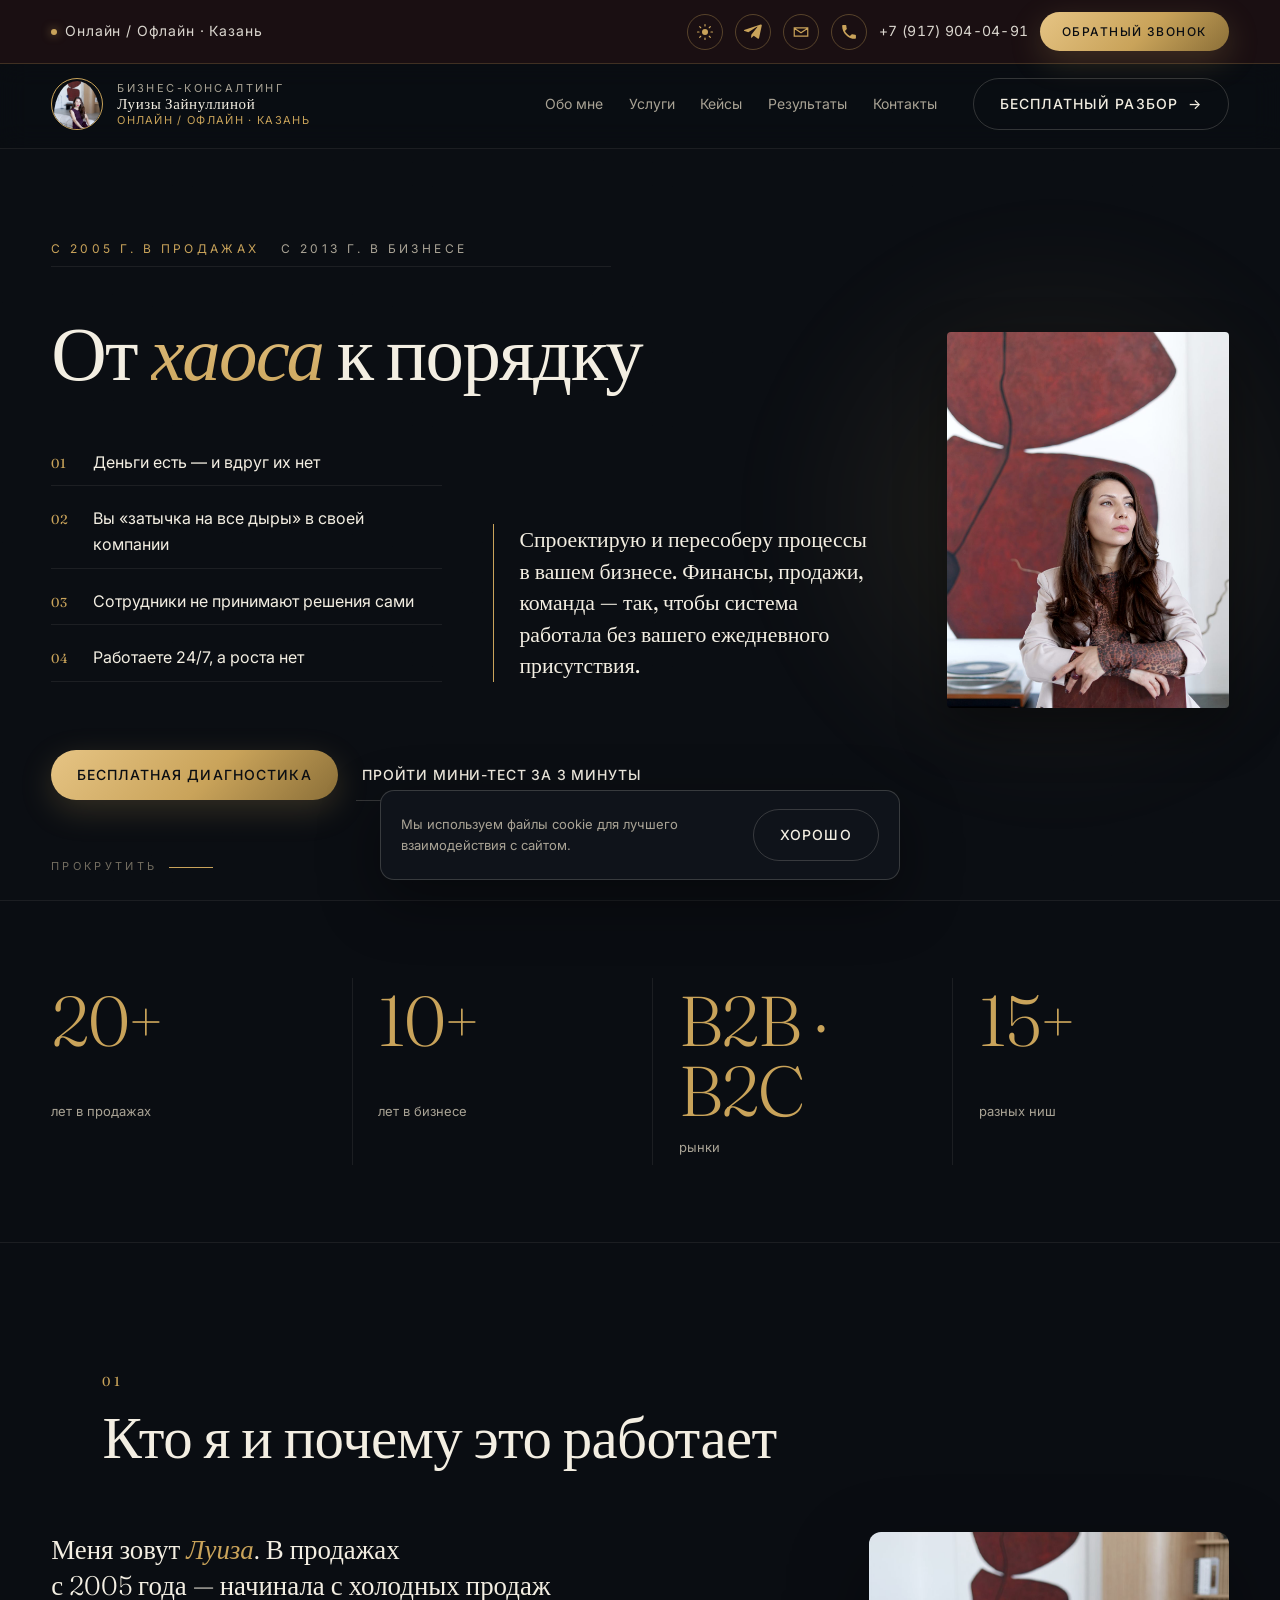
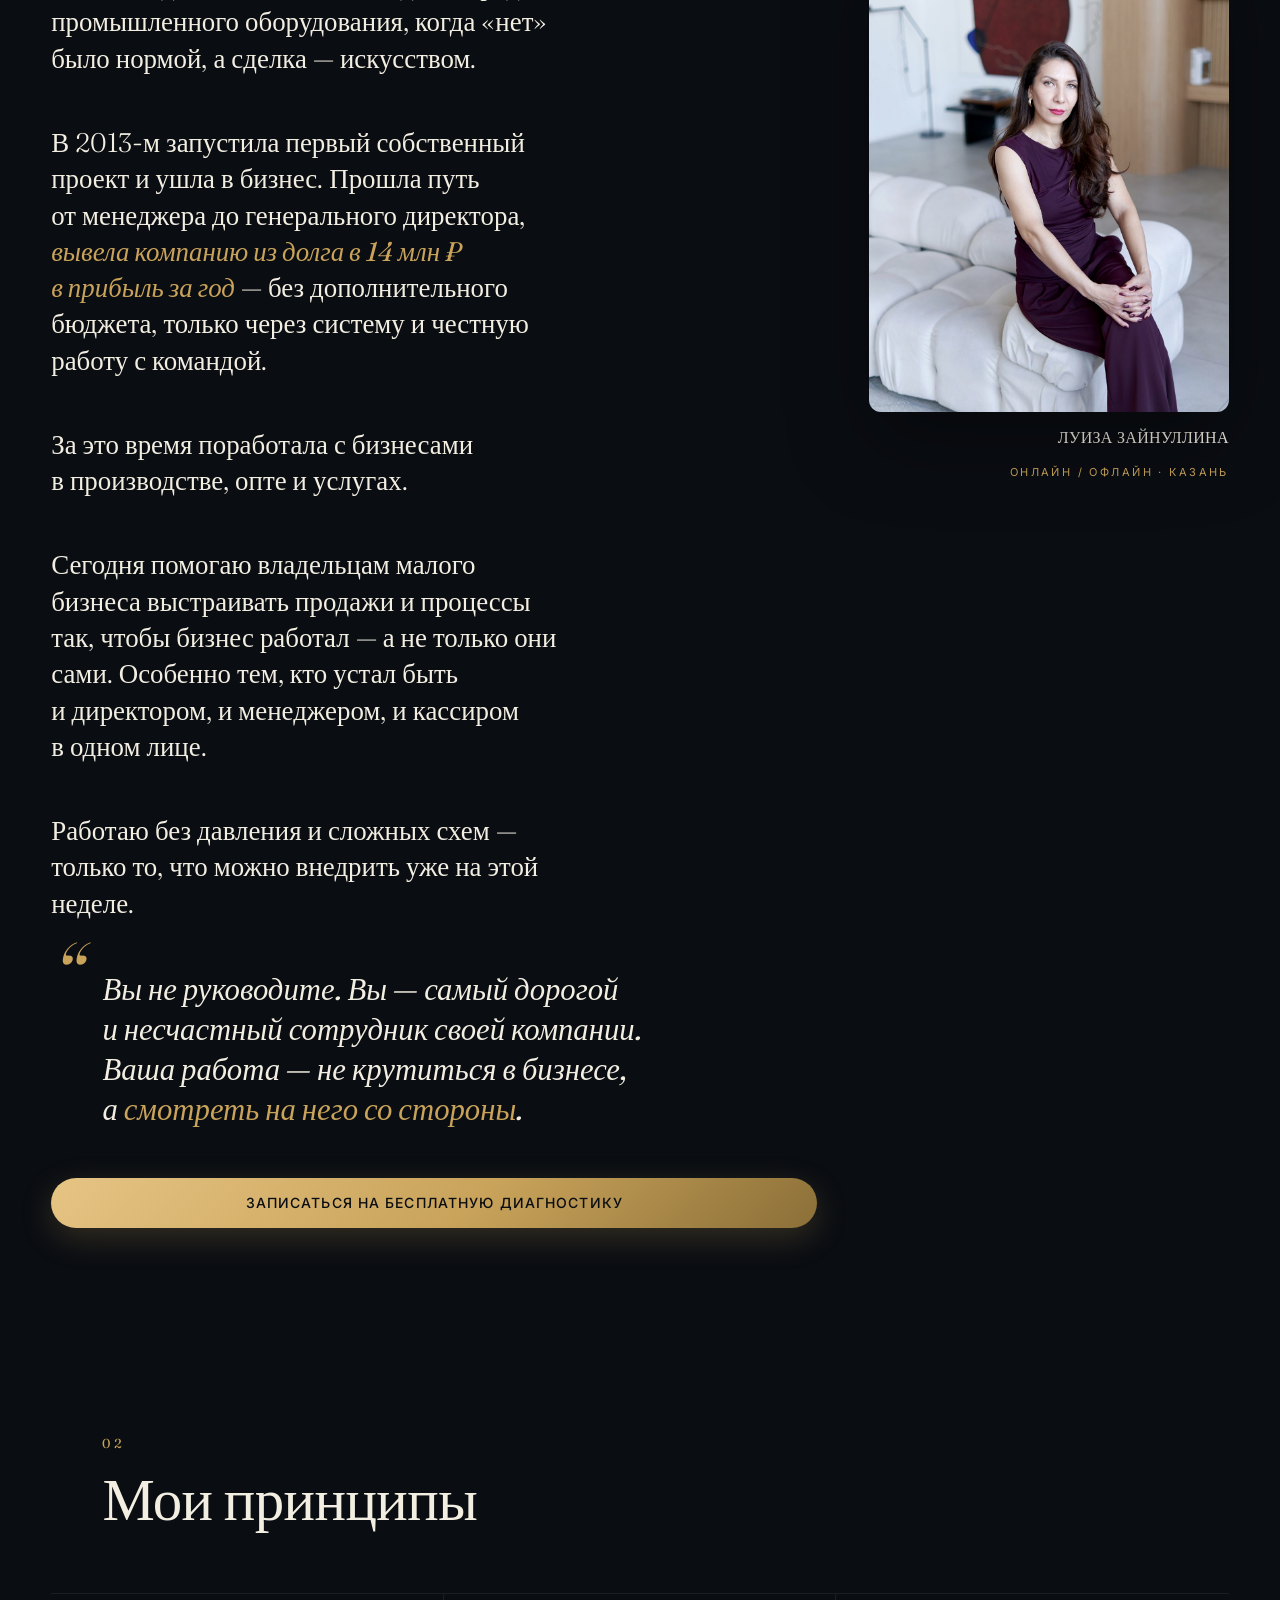
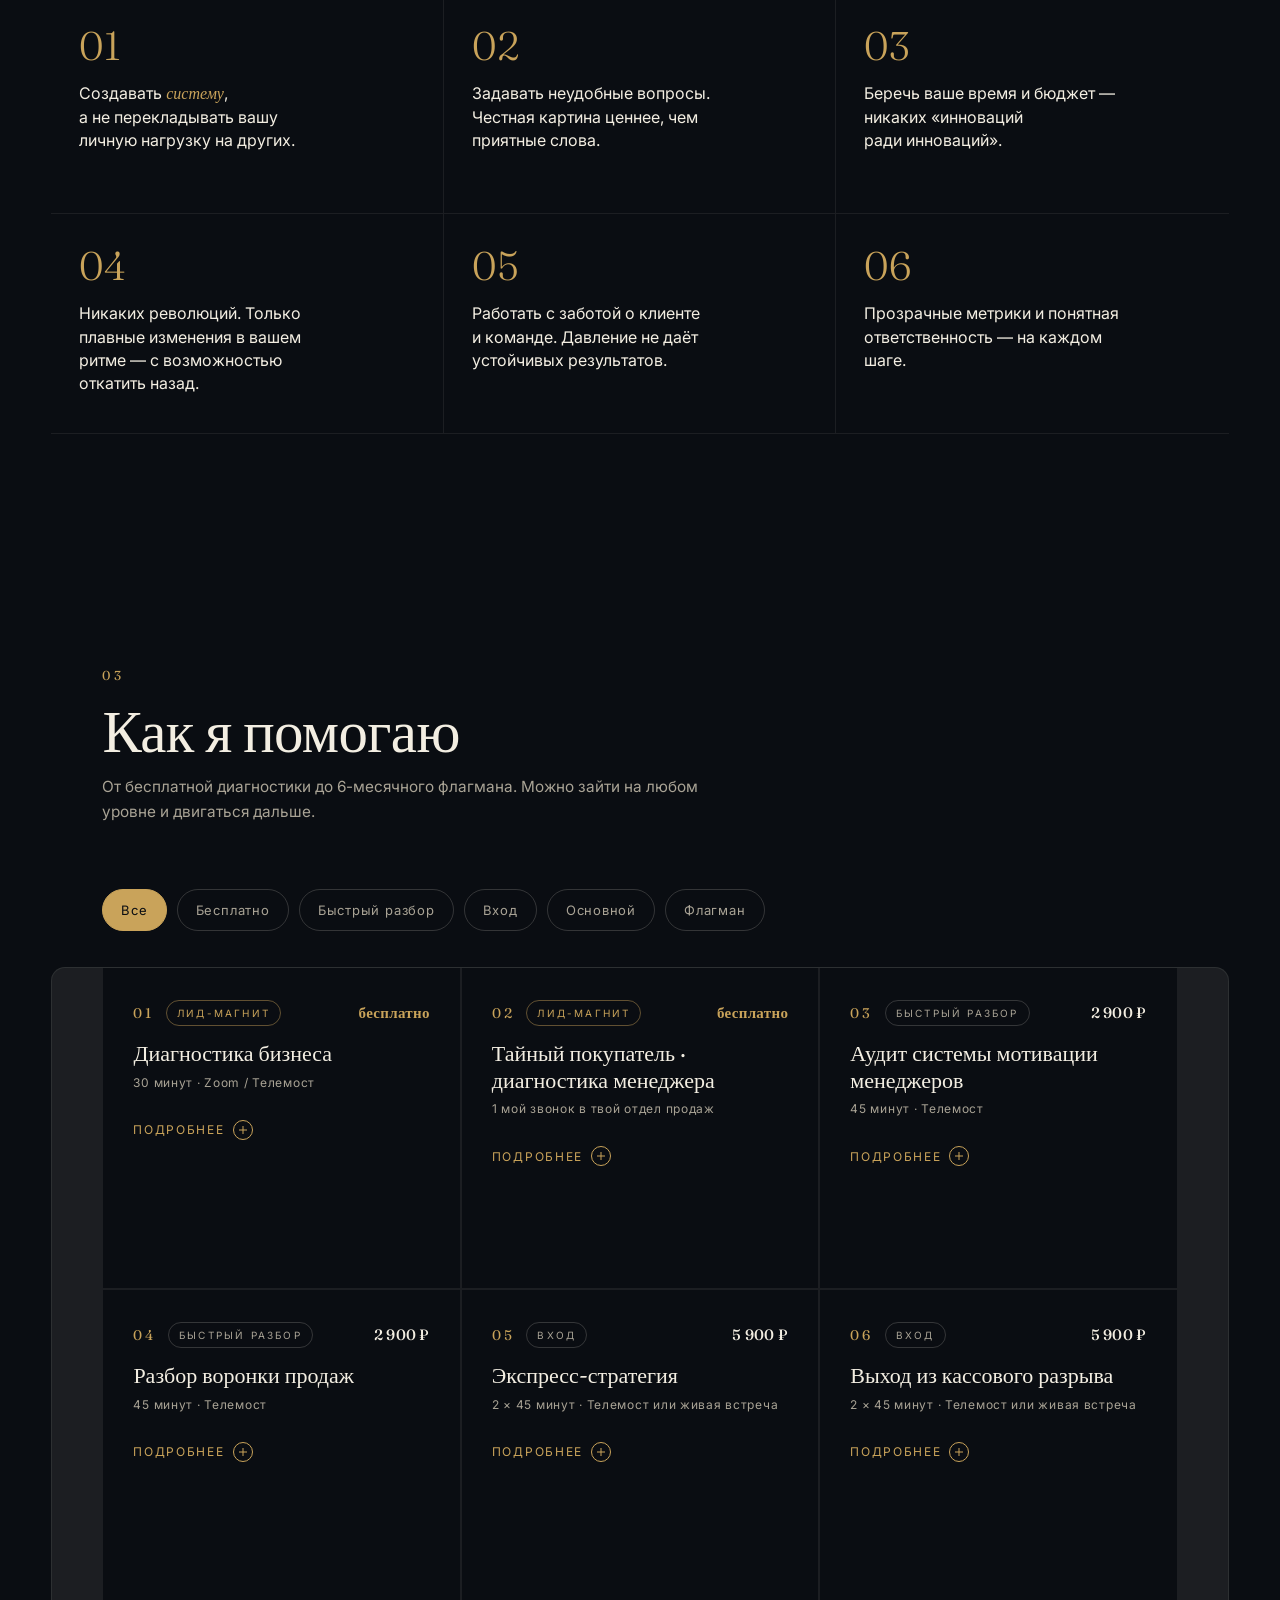
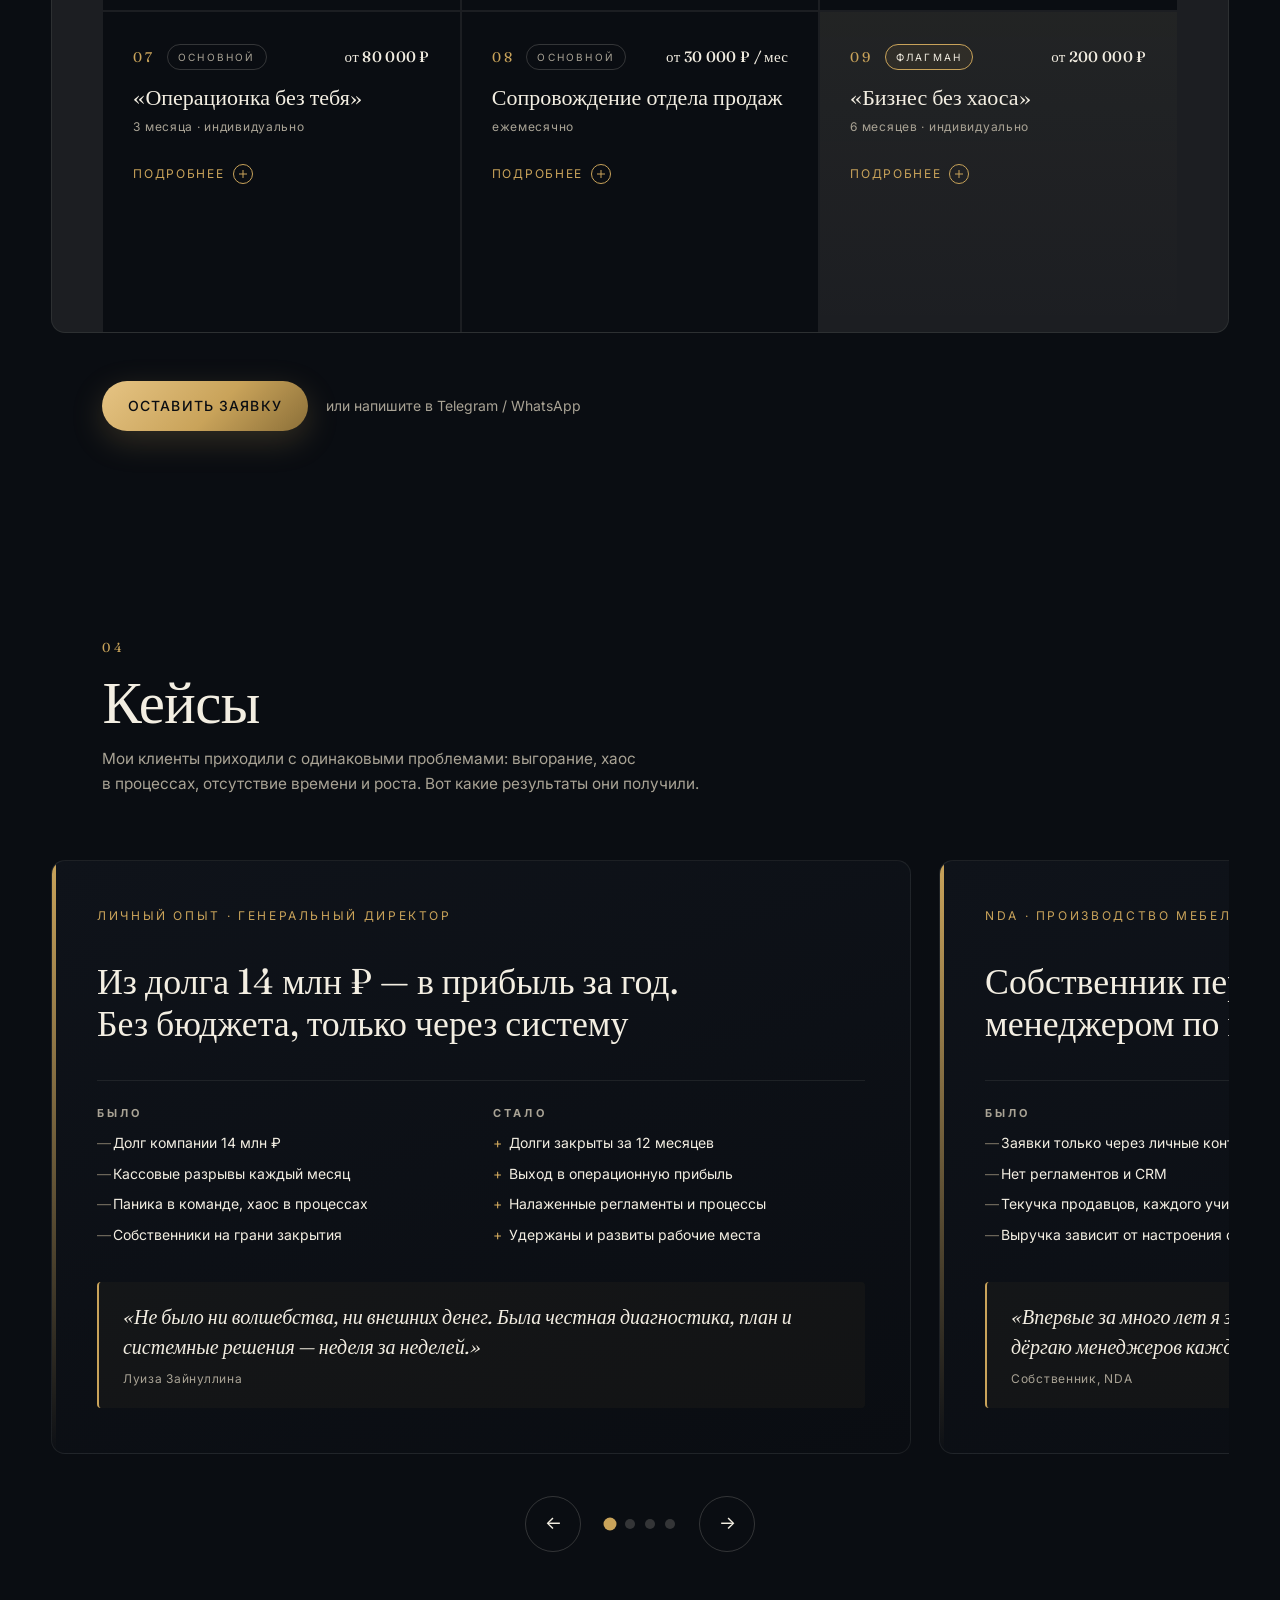
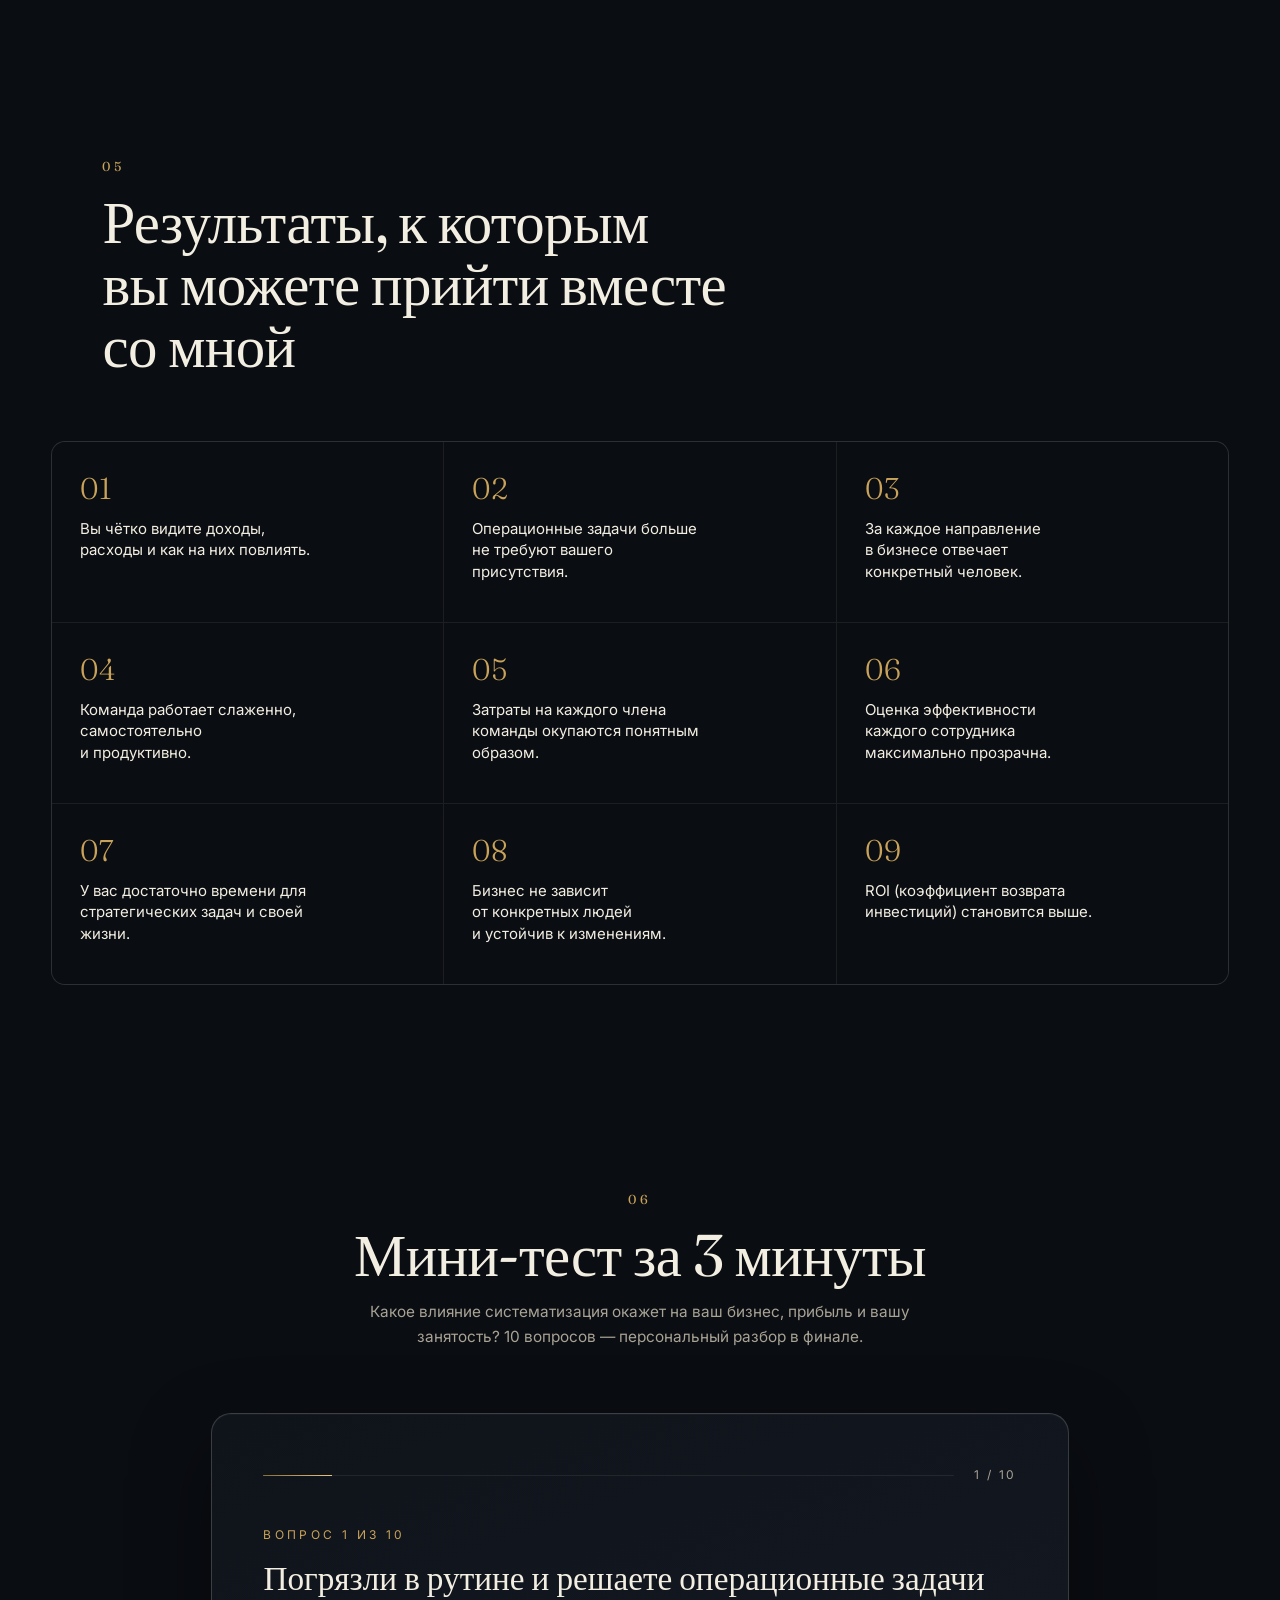
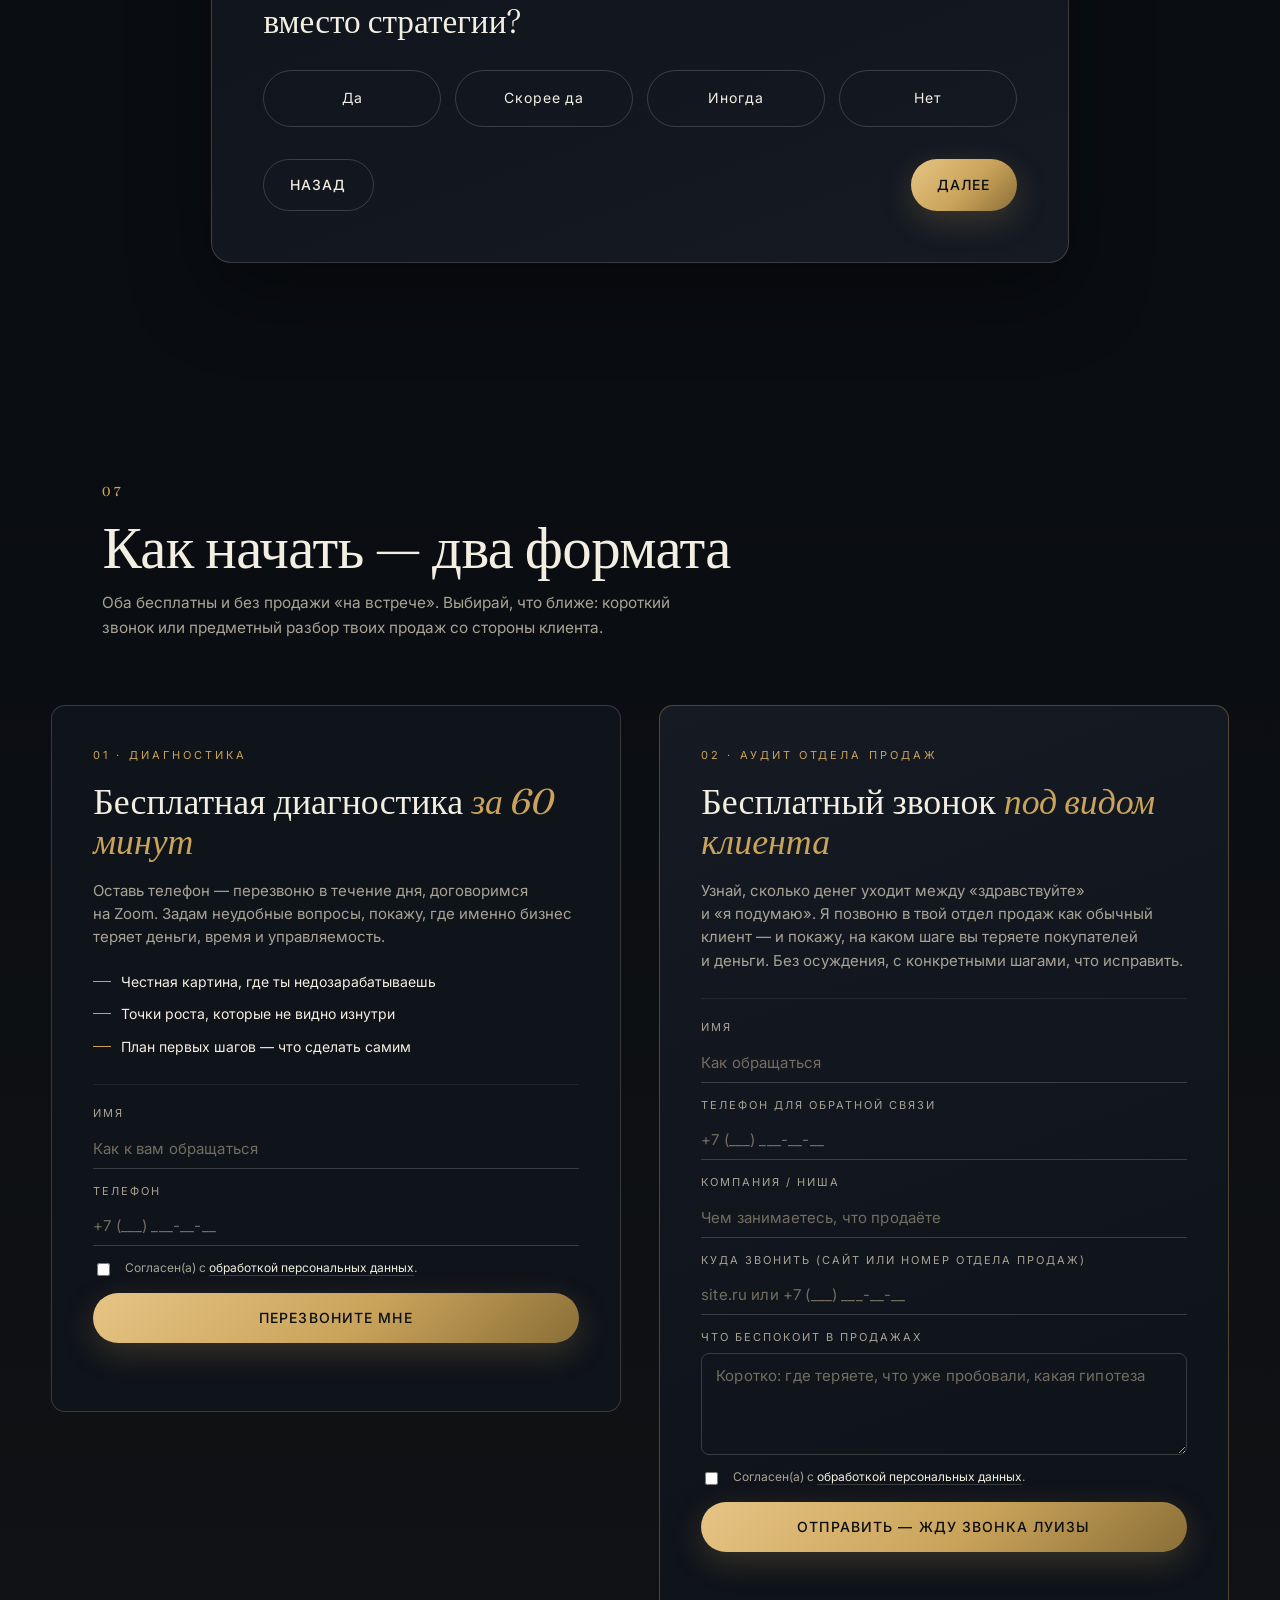
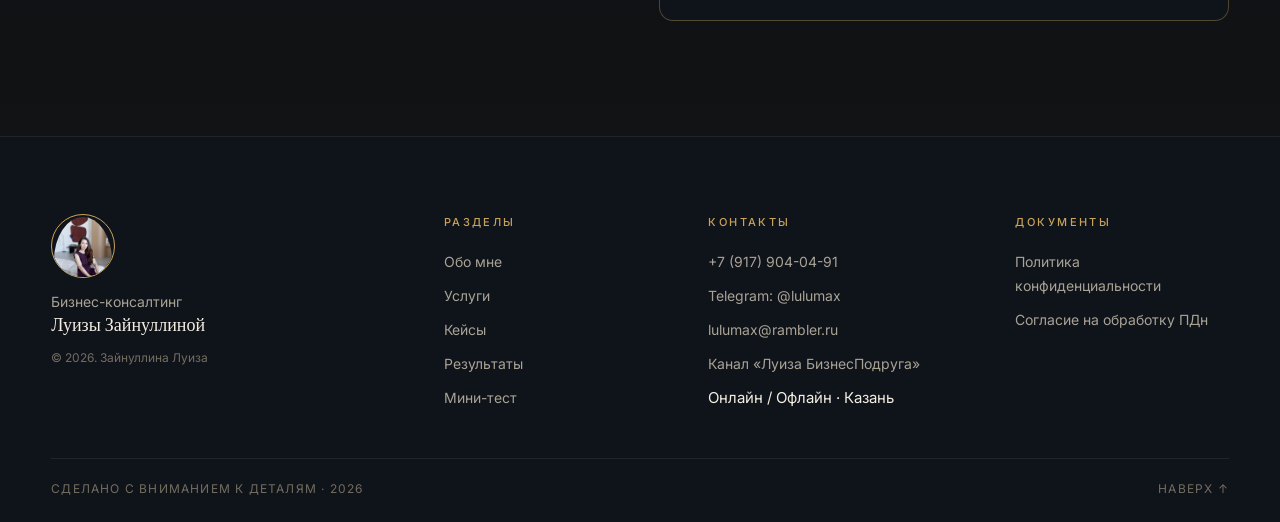
<file: index.html>
<!doctype html>
<html lang="ru">
<head>
<meta charset="utf-8">
<meta name="viewport" content="width=device-width,initial-scale=1,viewport-fit=cover">
<meta name="theme-color" content="#0a0d12">
<title>Луиза Зайнуллина — бизнес-консалтинг. От хаоса к порядку в малом и среднем бизнесе</title>
<meta name="description" content="С 2005 года в продажах, с 2013-го — в бизнесе. Прошла путь от менеджера до генерального директора, вывела компанию из долга 14 млн ₽ в прибыль за год. Помогаю владельцам малого бизнеса выстраивать продажи и процессы. Онлайн / Офлайн · Казань.">
<link rel="preconnect" href="https://fonts.googleapis.com">
<link rel="preconnect" href="https://fonts.gstatic.com" crossorigin>
<link href="https://fonts.googleapis.com/css2?family=Fraunces:ital,opsz,wght@0,9..144,300..700;1,9..144,300..600&family=Inter:wght@300;400;500;600;700&display=swap" rel="stylesheet">
<link rel="stylesheet" href="styles.css">
<script>(function(){try{if(localStorage.getItem('lu_theme')==='light')document.documentElement.classList.add('theme-light')}catch(e){}})();</script>
</head>
<body>

<div class="grain" aria-hidden="true"></div>

<!-- TOP BAR -->
<div class="topbar">
  <div class="topbar__inner">
    <span class="topbar__loc"><span class="topbar__dot"></span>Онлайн / Офлайн · Казань</span>
    <div class="topbar__contacts">
      <button class="topbar__icon topbar__theme" id="theme-toggle" type="button" aria-label="Переключить тему" data-cursor>
        <svg class="icon-sun" viewBox="0 0 24 24" width="16" height="16" aria-hidden="true">
          <circle cx="12" cy="12" r="4" fill="currentColor"/>
          <g stroke="currentColor" stroke-width="1.6" stroke-linecap="round" fill="none">
            <path d="M12 2v2M12 20v2M2 12h2M20 12h2M4.9 4.9l1.4 1.4M17.7 17.7l1.4 1.4M4.9 19.1l1.4-1.4M17.7 6.3l1.4-1.4"/>
          </g>
        </svg>
        <svg class="icon-moon" viewBox="0 0 24 24" width="16" height="16" aria-hidden="true">
          <path fill="currentColor" d="M21 12.8A9 9 0 1 1 11.2 3a7 7 0 0 0 9.8 9.8z"/>
        </svg>
      </button>
      <a class="topbar__icon" href="https://t.me/lulumax" target="_blank" rel="noopener" aria-label="Telegram @lulumax" data-cursor>
        <svg viewBox="0 0 24 24" width="16" height="16" aria-hidden="true"><path fill="currentColor" d="M9.78 15.55l-.38 4.2c.54 0 .78-.22 1.06-.5l2.54-2.38 5.27 3.8c.97.52 1.67.25 1.92-.88l3.47-16.2h.01c.3-1.42-.52-1.98-1.47-1.63L1.04 9.06C-.36 9.6-.34 10.4.8 10.74l4.94 1.54 11.48-7.17c.54-.34 1.04-.15.63.2"/></svg>
      </a>
      <a class="topbar__icon" href="mailto:lulumax@rambler.ru" aria-label="Email lulumax@rambler.ru" data-cursor>
        <svg viewBox="0 0 24 24" width="16" height="16" aria-hidden="true"><path fill="none" stroke="currentColor" stroke-width="1.6" d="M3 6.5h18v11H3zM3 7l9 6 9-6"/></svg>
      </a>
      <a class="topbar__icon" href="tel:+79179040491" aria-label="Позвонить" data-cursor>
        <svg viewBox="0 0 24 24" width="16" height="16" aria-hidden="true"><path fill="currentColor" d="M6.6 10.8c1.44 2.83 3.76 5.14 6.6 6.6l2.2-2.2c.28-.28.69-.36 1.05-.24 1.17.39 2.43.6 3.73.6.58 0 1.05.47 1.05 1.05v3.49c0 .58-.47 1.05-1.05 1.05C10.7 21.15 2.85 13.3 2.85 3.55c0-.58.47-1.05 1.05-1.05h3.5c.58 0 1.05.47 1.05 1.05 0 1.31.2 2.56.6 3.74.12.36.04.76-.24 1.05L6.6 10.8z"/></svg>
      </a>
      <a href="tel:+79179040491" class="topbar__phone" data-cursor>+7&nbsp;(917)&nbsp;904-04-91</a>
      <a href="#contact" class="btn btn--gold btn--sm" data-cursor>Обратный звонок</a>
    </div>
  </div>
</div>

<!-- NAV -->
<header class="nav" id="nav">
  <a class="brand" href="#top" data-cursor>
    <span class="brand__mark brand__mark--photo">
      <img src="assets/luiza-sofa.jpg" alt="Луиза Зайнуллина" loading="eager">
    </span>
    <span class="brand__text">
      <span>Бизнес-консалтинг</span>
      <strong>Луизы Зайнуллиной</strong>
      <small>Онлайн / Офлайн · Казань</small>
    </span>
  </a>
  <nav class="nav__links">
    <a href="#about" data-cursor>Обо&nbsp;мне</a>
    <a href="#services" data-cursor>Услуги</a>
    <a href="#cases" data-cursor>Кейсы</a>
    <a href="#results" data-cursor>Результаты</a>
    <a href="#contact" data-cursor>Контакты</a>
  </nav>
  <a href="#quiz" class="btn btn--ghost" data-cursor>Бесплатный разбор<span aria-hidden="true">→</span></a>
  <button class="nav__toggle" aria-label="Меню" aria-expanded="false">
    <span></span><span></span><span></span>
  </button>
</header>

<main id="top">

<!-- HERO -->
<section class="hero">
  <div class="hero__text">
    <div class="hero__meta">
      <span class="kicker">С&nbsp;2005 г. в&nbsp;продажах</span>
      <span class="kicker kicker--mute">С&nbsp;2013 г. в&nbsp;бизнесе</span>
    </div>

    <h1 class="hero__title">
      От&nbsp;<em>хаоса</em>&nbsp;к&nbsp;порядку
    </h1>

    <div class="hero__grid">
      <ul class="hero__symptoms">
        <li><span>01</span>Деньги есть&nbsp;— и&nbsp;вдруг их&nbsp;нет</li>
        <li><span>02</span>Вы&nbsp;«затычка на&nbsp;все дыры» в&nbsp;своей компании</li>
        <li><span>03</span>Сотрудники не&nbsp;принимают решения сами</li>
        <li><span>04</span>Работаете 24/7, а&nbsp;роста нет</li>
      </ul>

      <p class="hero__claim">
        Спроектирую и&nbsp;пересоберу процессы в&nbsp;вашем бизнесе.
        Финансы, продажи, команда&nbsp;— так, чтобы система работала
        без вашего ежедневного присутствия.
      </p>
    </div>

    <div class="hero__cta">
      <a class="btn btn--gold" href="#contact" data-cursor>Бесплатная диагностика</a>
      <a class="btn btn--link" href="#quiz" data-cursor>Пройти мини-тест за&nbsp;3&nbsp;минуты</a>
    </div>
  </div>

  <figure class="hero__portrait">
    <img src="assets/luiza-about.jpg" alt="Луиза Зайнуллина" loading="eager">
  </figure>

  <div class="scroll-hint" aria-hidden="true">
    <span>прокрутить</span>
    <i></i>
  </div>
</section>

<!-- STATS STRIP -->
<section class="stats" aria-label="Ключевые показатели">
  <div class="stat"><b data-count="20" data-suffix="+">0</b><span>лет в&nbsp;продажах</span></div>
  <div class="stat"><b data-count="10" data-suffix="+">0</b><span>лет в&nbsp;бизнесе</span></div>
  <div class="stat"><b>B2B · B2C</b><span>рынки</span></div>
  <div class="stat"><b data-count="15" data-suffix="+">0</b><span>разных ниш</span></div>
</section>

<!-- ABOUT -->
<section id="about" class="about">
  <div class="section-head">
    <span class="sec-num">01</span>
    <h2>Кто я и&nbsp;почему это&nbsp;работает</h2>
  </div>

  <figure class="about__portrait">
    <img src="assets/luiza-sofa.jpg" alt="Луиза Зайнуллина — бизнес-консультант" loading="lazy">
    <figcaption><strong>Луиза&nbsp;Зайнуллина</strong><br>Онлайн / Офлайн&nbsp;· Казань</figcaption>
  </figure>

  <div class="about__body">
    <p class="lead">
      Меня зовут <em>Луиза</em>. В&nbsp;продажах с&nbsp;2005&nbsp;года&nbsp;— начинала
      с&nbsp;холодных продаж промышленного оборудования, когда «нет» было нормой,
      а&nbsp;сделка&nbsp;— искусством.
    </p>

    <p class="lead">
      В&nbsp;2013-м запустила первый собственный проект и&nbsp;ушла в&nbsp;бизнес. Прошла путь
      от&nbsp;менеджера до&nbsp;генерального директора, <em>вывела компанию из&nbsp;долга
      в&nbsp;14&nbsp;млн&nbsp;₽ в&nbsp;прибыль за&nbsp;год</em>&nbsp;— без дополнительного
      бюджета, только через систему и&nbsp;честную работу с&nbsp;командой.
    </p>

    <p class="lead">
      За&nbsp;это время поработала с&nbsp;бизнесами в&nbsp;производстве, опте и&nbsp;услугах.
    </p>

    <p class="lead">
      Сегодня помогаю владельцам малого бизнеса выстраивать продажи и&nbsp;процессы так,
      чтобы бизнес работал&nbsp;— а&nbsp;не&nbsp;только они сами. Особенно тем, кто устал
      быть и&nbsp;директором, и&nbsp;менеджером, и&nbsp;кассиром в&nbsp;одном лице.
    </p>

    <p class="lead">
      Работаю без давления и&nbsp;сложных схем&nbsp;— только то, что можно внедрить
      уже на&nbsp;этой неделе.
    </p>

    <blockquote class="pullquote">
      <span aria-hidden="true">“</span>
      Вы&nbsp;не&nbsp;руководите. Вы&nbsp;— самый дорогой и&nbsp;несчастный сотрудник
      своей компании. Ваша работа&nbsp;— не&nbsp;крутиться в&nbsp;бизнесе,
      а&nbsp;<em>смотреть на&nbsp;него со&nbsp;стороны</em>.
    </blockquote>

    <a href="#contact" class="btn btn--gold" data-cursor>Записаться на&nbsp;бесплатную&nbsp;диагностику</a>
  </div>
</section>

<!-- PRINCIPLES -->
<section class="principles">
  <div class="section-head">
    <span class="sec-num">02</span>
    <h2>Мои принципы</h2>
  </div>

  <ol class="principles__list">
    <li><b>01</b><p>Создавать <em>систему</em>, а&nbsp;не&nbsp;перекладывать вашу личную нагрузку на&nbsp;других.</p></li>
    <li><b>02</b><p>Задавать неудобные вопросы. Честная картина ценнее, чем приятные слова.</p></li>
    <li><b>03</b><p>Беречь ваше время и&nbsp;бюджет — никаких «инноваций ради&nbsp;инноваций».</p></li>
    <li><b>04</b><p>Никаких революций. Только плавные изменения в&nbsp;вашем ритме — с&nbsp;возможностью откатить назад.</p></li>
    <li><b>05</b><p>Работать с&nbsp;заботой о&nbsp;клиенте и&nbsp;команде. Давление не&nbsp;даёт устойчивых результатов.</p></li>
    <li><b>06</b><p>Прозрачные метрики и&nbsp;понятная ответственность — на&nbsp;каждом шаге.</p></li>
  </ol>
</section>

<!-- SERVICES -->
<section id="services" class="services">
  <div class="section-head">
    <span class="sec-num">03</span>
    <h2>Как я&nbsp;помогаю</h2>
    <p class="section-sub">От&nbsp;бесплатной диагностики до&nbsp;6-месячного флагмана. Можно зайти на&nbsp;любом уровне и&nbsp;двигаться&nbsp;дальше.</p>
  </div>

  <div class="services__filter" role="tablist" aria-label="Фильтр услуг">
    <button class="chip is-active" data-filter="all" role="tab">Все</button>
    <button class="chip" data-filter="free" role="tab">Бесплатно</button>
    <button class="chip" data-filter="tripwire" role="tab">Быстрый&nbsp;разбор</button>
    <button class="chip" data-filter="entry" role="tab">Вход</button>
    <button class="chip" data-filter="main" role="tab">Основной</button>
    <button class="chip" data-filter="flagship" role="tab">Флагман</button>
  </div>

  <div class="services__grid" id="services-grid"></div>

  <div class="services__foot">
    <a href="#contact" class="btn btn--gold" data-cursor>Оставить заявку</a>
    <span>или напишите в&nbsp;Telegram&nbsp;/&nbsp;WhatsApp</span>
  </div>
</section>

<!-- CASES -->
<section id="cases" class="cases">
  <div class="section-head">
    <span class="sec-num">04</span>
    <h2>Кейсы</h2>
    <p class="section-sub">
      Мои клиенты приходили с&nbsp;одинаковыми проблемами: выгорание, хаос в&nbsp;процессах,
      отсутствие времени и&nbsp;роста. Вот какие результаты они получили.
    </p>
  </div>

  <div class="cases__viewer">
    <div class="cases__track" id="cases-track"></div>

    <div class="cases__nav">
      <button class="arrow" data-dir="-1" aria-label="Предыдущий кейс"><span>←</span></button>
      <div class="cases__dots" id="cases-dots"></div>
      <button class="arrow" data-dir="1" aria-label="Следующий кейс"><span>→</span></button>
    </div>
  </div>
</section>

<!-- RESULTS -->
<section id="results" class="results">
  <div class="section-head">
    <span class="sec-num">05</span>
    <h2>Результаты, к&nbsp;которым вы&nbsp;можете прийти вместе со&nbsp;мной</h2>
  </div>

  <ul class="results__list">
    <li><b>01</b><p>Вы&nbsp;чётко видите доходы, расходы и&nbsp;как на&nbsp;них повлиять.</p></li>
    <li><b>02</b><p>Операционные задачи больше не&nbsp;требуют вашего присутствия.</p></li>
    <li><b>03</b><p>За&nbsp;каждое направление в&nbsp;бизнесе отвечает конкретный человек.</p></li>
    <li><b>04</b><p>Команда работает слаженно, самостоятельно и&nbsp;продуктивно.</p></li>
    <li><b>05</b><p>Затраты на&nbsp;каждого члена команды окупаются понятным образом.</p></li>
    <li><b>06</b><p>Оценка эффективности каждого сотрудника максимально прозрачна.</p></li>
    <li><b>07</b><p>У&nbsp;вас достаточно времени для стратегических задач и&nbsp;своей жизни.</p></li>
    <li><b>08</b><p>Бизнес не&nbsp;зависит от&nbsp;конкретных людей и&nbsp;устойчив к&nbsp;изменениям.</p></li>
    <li><b>09</b><p>ROI (коэффициент возврата инвестиций) становится выше.</p></li>
  </ul>
</section>

<!-- QUIZ -->
<section id="quiz" class="quiz">
  <div class="section-head section-head--center">
    <span class="sec-num">06</span>
    <h2>Мини-тест за&nbsp;3&nbsp;минуты</h2>
    <p class="section-sub">
      Какое влияние систематизация окажет на&nbsp;ваш бизнес, прибыль
      и&nbsp;вашу занятость? 10&nbsp;вопросов — персональный разбор в&nbsp;финале.
    </p>
  </div>

  <div class="quiz__card" id="quiz-card">
    <div class="quiz__progress">
      <div class="quiz__bar"><i id="quiz-bar"></i></div>
      <span id="quiz-count">1 / 10</span>
    </div>

    <div class="quiz__stage" id="quiz-stage"></div>

    <div class="quiz__nav">
      <button class="btn btn--ghost" id="quiz-prev" disabled>Назад</button>
      <button class="btn btn--gold" id="quiz-next">Далее</button>
    </div>
  </div>
</section>

<!-- CTA / LEAD -->
<section id="contact" class="cta">
  <div class="section-head">
    <span class="sec-num">07</span>
    <h2>Как начать — два&nbsp;формата</h2>
    <p class="section-sub">
      Оба бесплатны и&nbsp;без продажи «на&nbsp;встрече». Выбирай, что&nbsp;ближе:
      короткий звонок или предметный разбор твоих продаж со&nbsp;стороны клиента.
    </p>
  </div>

  <div class="cta__cards">

    <!-- CARD 1: callback / диагностика -->
    <article class="cta-card" id="callback">
      <div class="cta-card__kicker">01 · Диагностика</div>
      <h3 class="cta-card__title">Бесплатная диагностика <em>за&nbsp;60 минут</em></h3>
      <p class="cta-card__lead">
        Оставь телефон&nbsp;— перезвоню в&nbsp;течение дня, договоримся на&nbsp;Zoom.
        Задам неудобные вопросы, покажу, где именно бизнес теряет деньги, время и&nbsp;управляемость.
      </p>

      <ul class="cta-card__bonus">
        <li>Честная картина, где&nbsp;ты&nbsp;недозарабатываешь</li>
        <li>Точки роста, которые не&nbsp;видно изнутри</li>
        <li>План первых шагов&nbsp;— что сделать самим</li>
      </ul>

      <form class="cta-card__form" id="lead-form" data-form="callback" novalidate>
        <label>
          <span>Имя</span>
          <input type="text" name="name" autocomplete="name" placeholder="Как к&nbsp;вам обращаться">
        </label>
        <label>
          <span>Телефон</span>
          <input type="tel" name="phone" required autocomplete="tel" placeholder="+7 (___) ___-__-__">
        </label>
        <label class="consent">
          <input type="checkbox" name="consent" required>
          <span>Согласен(а) с&nbsp;<a href="privacy.html" target="_blank" rel="noopener">обработкой персональных данных</a>.</span>
        </label>
        <button class="btn btn--gold btn--wide" type="submit">Перезвоните мне</button>
        <p class="form-status" role="status" aria-live="polite"></p>
      </form>
    </article>

    <!-- CARD 2: тайный покупатель -->
    <article class="cta-card cta-card--alt" id="mystery">
      <div class="cta-card__kicker">02 · Аудит отдела продаж</div>
      <h3 class="cta-card__title">Бесплатный звонок <em>под видом клиента</em></h3>
      <p class="cta-card__lead">
        Узнай, сколько денег уходит между «здравствуйте» и&nbsp;«я&nbsp;подумаю».
        Я&nbsp;позвоню в&nbsp;твой отдел продаж как обычный клиент&nbsp;— и&nbsp;покажу,
        на&nbsp;каком шаге вы&nbsp;теряете покупателей и&nbsp;деньги. Без осуждения,
        с&nbsp;конкретными шагами, что исправить.
      </p>

      <form class="cta-card__form" id="mystery-form" data-form="mystery" novalidate>
        <label>
          <span>Имя</span>
          <input type="text" name="name" required autocomplete="name" placeholder="Как обращаться">
        </label>
        <label>
          <span>Телефон для обратной связи</span>
          <input type="tel" name="phone" required autocomplete="tel" placeholder="+7 (___) ___-__-__">
        </label>
        <label>
          <span>Компания / ниша</span>
          <input type="text" name="company" required placeholder="Чем занимаетесь, что продаёте">
        </label>
        <label>
          <span>Куда звонить (сайт или номер отдела продаж)</span>
          <input type="text" name="target" required placeholder="site.ru или +7 (___) ___-__-__">
        </label>
        <label>
          <span>Что беспокоит в&nbsp;продажах</span>
          <textarea name="problem" rows="4" required placeholder="Коротко: где теряете, что&nbsp;уже пробовали, какая гипотеза"></textarea>
        </label>
        <label class="consent">
          <input type="checkbox" name="consent" required>
          <span>Согласен(а) с&nbsp;<a href="privacy.html" target="_blank" rel="noopener">обработкой персональных данных</a>.</span>
        </label>
        <button class="btn btn--gold btn--wide" type="submit">Отправить&nbsp;— жду звонка Луизы</button>
        <p class="form-status" role="status" aria-live="polite"></p>
      </form>
    </article>

  </div>
</section>

<!-- FOOTER -->
<footer class="footer">
  <div class="footer__grid">
    <div class="footer__brand">
      <div class="brand__mark brand__mark--big brand__mark--photo">
        <img src="assets/luiza-sofa.jpg" alt="Луиза Зайнуллина" loading="lazy">
      </div>
      <p>Бизнес-консалтинг<br><strong>Луизы Зайнуллиной</strong></p>
      <small>© 2026. Зайнуллина Луиза</small>
    </div>

    <div>
      <h4>Разделы</h4>
      <ul>
        <li><a href="#about">Обо мне</a></li>
        <li><a href="#services">Услуги</a></li>
        <li><a href="#cases">Кейсы</a></li>
        <li><a href="#results">Результаты</a></li>
        <li><a href="#quiz">Мини-тест</a></li>
      </ul>
    </div>

    <div>
      <h4>Контакты</h4>
      <ul>
        <li><a href="tel:+79179040491">+7&nbsp;(917)&nbsp;904-04-91</a></li>
        <li><a href="https://t.me/lulumax" target="_blank" rel="noopener">Telegram: @lulumax</a></li>
        <li><a href="mailto:lulumax@rambler.ru">lulumax@rambler.ru</a></li>
        <li><a href="https://t.me/luizadelo" target="_blank" rel="noopener">Канал «Луиза БизнесПодруга»</a></li>
        <li>Онлайн / Офлайн · Казань</li>
      </ul>
    </div>

    <div>
      <h4>Документы</h4>
      <ul>
        <li><a href="privacy.html">Политика конфиденциальности</a></li>
        <li><a href="privacy.html#8">Согласие на&nbsp;обработку ПДн</a></li>
      </ul>
    </div>
  </div>

  <div class="footer__bar">
    <span>Сделано с&nbsp;вниманием к&nbsp;деталям · 2026</span>
    <a href="#top">Наверх ↑</a>
  </div>
</footer>

</main>

<!-- COOKIE -->
<div class="cookie" id="cookie" hidden>
  <p>Мы&nbsp;используем файлы cookie для лучшего взаимодействия с&nbsp;сайтом.</p>
  <button class="btn btn--ghost" id="cookie-ok">Хорошо</button>
</div>

<script src="script.js" defer></script>
</body>
</html>
</file>
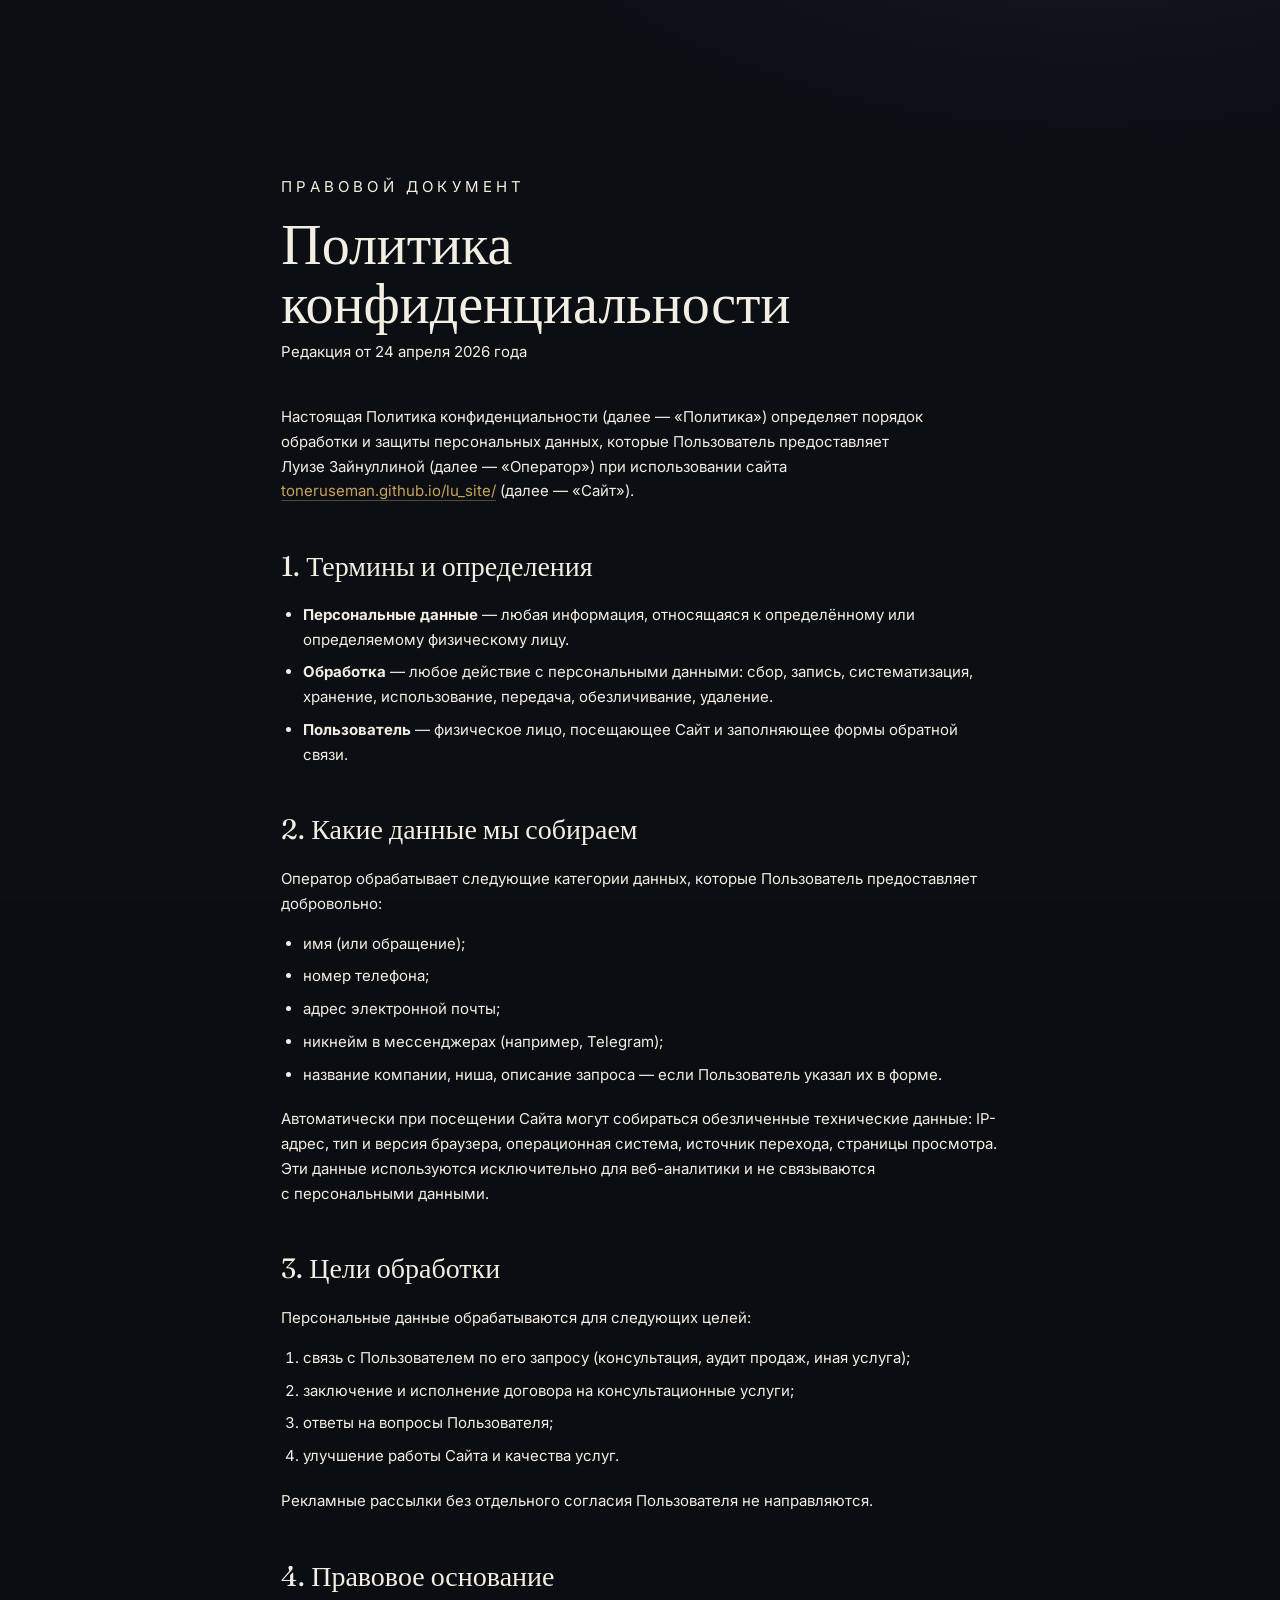
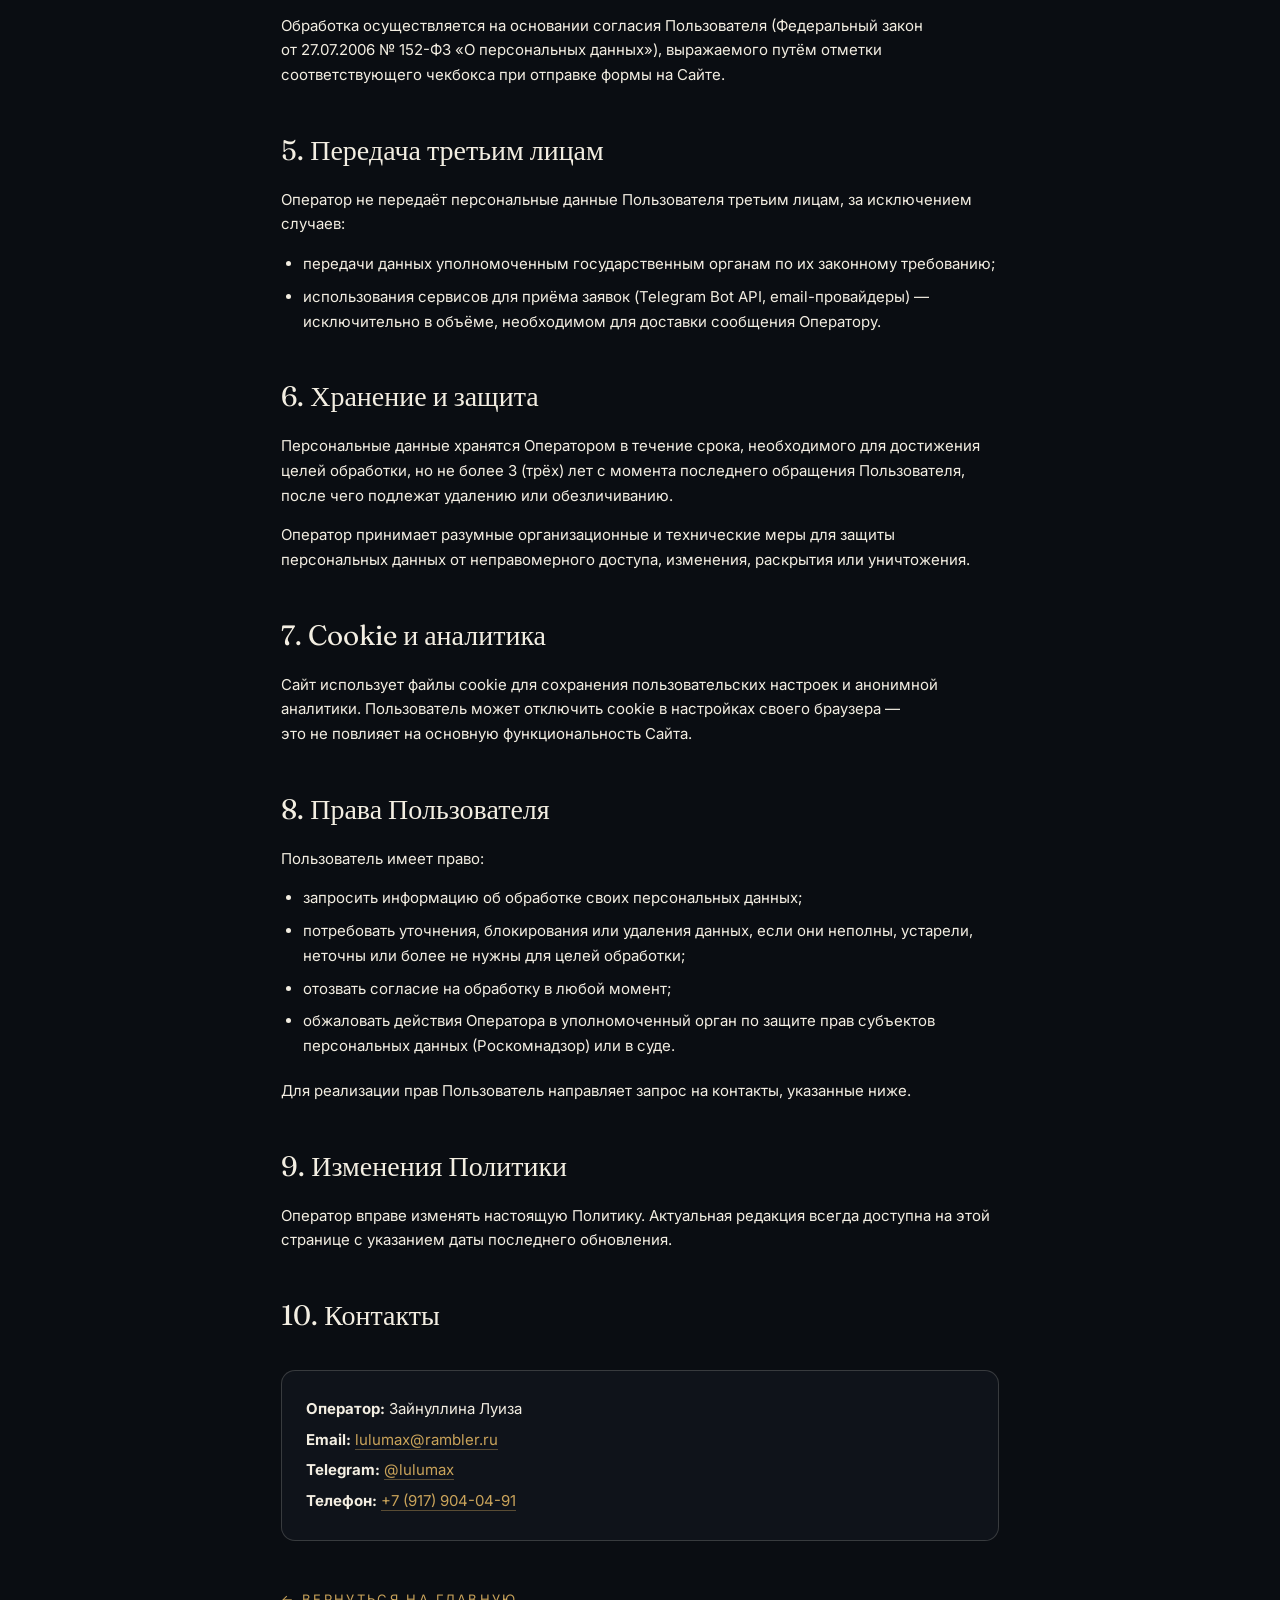
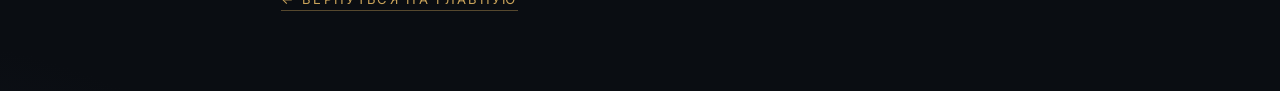
<file: privacy.html>
<!doctype html>
<html lang="ru">
<head>
<meta charset="utf-8">
<meta name="viewport" content="width=device-width,initial-scale=1,viewport-fit=cover">
<meta name="theme-color" content="#0a0d12">
<title>Политика конфиденциальности · Луиза Зайнуллина</title>
<meta name="description" content="Политика конфиденциальности и обработки персональных данных сайта Луизы Зайнуллиной.">
<meta name="robots" content="noindex,follow">
<link rel="preconnect" href="https://fonts.googleapis.com">
<link rel="preconnect" href="https://fonts.gstatic.com" crossorigin>
<link href="https://fonts.googleapis.com/css2?family=Fraunces:ital,opsz,wght@0,9..144,300..700;1,9..144,300..600&family=Inter:wght@300;400;500;600;700&display=swap" rel="stylesheet">
<link rel="stylesheet" href="styles.css">
<style>
  .doc { max-width: 820px; margin: 0 auto; padding: 160px var(--pad) 80px; }
  .doc h1 { font-family: var(--serif); font-weight: 400; font-size: clamp(32px, 5vw, 56px); line-height: 1.05; margin: 0 0 8px; }
  .doc__kicker { color: var(--gold); font-size: 12px; letter-spacing: .28em; text-transform: uppercase; }
  .doc__meta { color: var(--ink-mute); font-size: 14px; margin: 0 0 40px; }
  .doc h2 { font-family: var(--serif); font-weight: 400; font-size: clamp(22px, 2.6vw, 28px); margin: 40px 0 14px; }
  .doc h3 { font-family: var(--sans); font-weight: 600; font-size: 16px; letter-spacing: .02em; margin: 24px 0 8px; }
  .doc p, .doc li { font-size: 15px; line-height: 1.65; color: var(--ink); }
  .doc ul, .doc ol { padding-left: 22px; margin: 12px 0 20px; }
  .doc ul li, .doc ol li { margin-bottom: 8px; }
  .doc a { color: var(--gold); border-bottom: 1px solid rgba(201,163,90,.4); }
  .doc a:hover { border-color: var(--gold); }
  .doc__back { display: inline-flex; align-items: center; gap: 8px; margin-top: 48px; color: var(--ink-mute); font-size: 13px; letter-spacing: .18em; text-transform: uppercase; }
  .doc__back:hover { color: var(--gold); }
  .doc__contact { margin-top: 32px; padding: 20px 24px; border: 1px solid var(--line-hi); border-radius: var(--radius); background: var(--bg-2); }
  .doc__contact p { margin: 6px 0; }
</style>
</head>
<body>

<div class="grain" aria-hidden="true"></div>

<main class="doc">

  <p class="doc__kicker">Правовой документ</p>
  <h1>Политика конфиденциальности</h1>
  <p class="doc__meta">Редакция от&nbsp;24&nbsp;апреля&nbsp;2026&nbsp;года</p>

  <p>
    Настоящая Политика конфиденциальности (далее&nbsp;— «Политика») определяет порядок
    обработки и&nbsp;защиты персональных данных, которые Пользователь предоставляет
    Луизе&nbsp;Зайнуллиной (далее&nbsp;— «Оператор») при использовании сайта
    <a href="https://toneruseman.github.io/lu_site/">toneruseman.github.io/lu_site/</a>
    (далее&nbsp;— «Сайт»).
  </p>

  <h2>1. Термины и&nbsp;определения</h2>
  <ul>
    <li><strong>Персональные данные</strong>&nbsp;— любая информация, относящаяся к&nbsp;определённому или определяемому физическому лицу.</li>
    <li><strong>Обработка</strong>&nbsp;— любое действие с&nbsp;персональными данными: сбор, запись, систематизация, хранение, использование, передача, обезличивание, удаление.</li>
    <li><strong>Пользователь</strong>&nbsp;— физическое лицо, посещающее Сайт и&nbsp;заполняющее формы обратной связи.</li>
  </ul>

  <h2>2. Какие данные мы&nbsp;собираем</h2>
  <p>Оператор обрабатывает следующие категории данных, которые Пользователь предоставляет добровольно:</p>
  <ul>
    <li>имя (или&nbsp;обращение);</li>
    <li>номер телефона;</li>
    <li>адрес электронной почты;</li>
    <li>никнейм в&nbsp;мессенджерах (например, Telegram);</li>
    <li>название компании, ниша, описание запроса&nbsp;— если Пользователь указал их&nbsp;в&nbsp;форме.</li>
  </ul>
  <p>
    Автоматически при посещении Сайта могут собираться обезличенные технические данные:
    IP-адрес, тип и&nbsp;версия браузера, операционная система, источник перехода, страницы просмотра.
    Эти данные используются исключительно для веб-аналитики и&nbsp;не&nbsp;связываются с&nbsp;персональными данными.
  </p>

  <h2>3. Цели обработки</h2>
  <p>Персональные данные обрабатываются для следующих целей:</p>
  <ol>
    <li>связь с&nbsp;Пользователем по&nbsp;его запросу (консультация, аудит продаж, иная услуга);</li>
    <li>заключение и&nbsp;исполнение договора на&nbsp;консультационные услуги;</li>
    <li>ответы на&nbsp;вопросы Пользователя;</li>
    <li>улучшение работы Сайта и&nbsp;качества услуг.</li>
  </ol>
  <p>Рекламные рассылки без отдельного согласия Пользователя не&nbsp;направляются.</p>

  <h2>4. Правовое основание</h2>
  <p>
    Обработка осуществляется на&nbsp;основании согласия Пользователя
    (Федеральный закон от&nbsp;27.07.2006 №&nbsp;152-ФЗ «О&nbsp;персональных данных»),
    выражаемого путём отметки соответствующего чекбокса при отправке формы на&nbsp;Сайте.
  </p>

  <h2>5. Передача третьим лицам</h2>
  <p>
    Оператор не&nbsp;передаёт персональные данные Пользователя третьим лицам, за&nbsp;исключением случаев:
  </p>
  <ul>
    <li>передачи данных уполномоченным государственным органам по&nbsp;их&nbsp;законному требованию;</li>
    <li>использования сервисов для приёма заявок (Telegram Bot API, email-провайдеры)&nbsp;— исключительно в&nbsp;объёме, необходимом для доставки сообщения Оператору.</li>
  </ul>

  <h2>6. Хранение и&nbsp;защита</h2>
  <p>
    Персональные данные хранятся Оператором в&nbsp;течение срока, необходимого для достижения целей обработки,
    но&nbsp;не&nbsp;более 3&nbsp;(трёх) лет с&nbsp;момента последнего обращения Пользователя,
    после чего подлежат удалению или&nbsp;обезличиванию.
  </p>
  <p>
    Оператор принимает разумные организационные и&nbsp;технические меры для защиты персональных данных
    от&nbsp;неправомерного доступа, изменения, раскрытия или&nbsp;уничтожения.
  </p>

  <h2>7. Cookie и&nbsp;аналитика</h2>
  <p>
    Сайт использует файлы cookie для сохранения пользовательских настроек и&nbsp;анонимной аналитики.
    Пользователь может отключить cookie в&nbsp;настройках своего браузера&nbsp;— это&nbsp;не&nbsp;повлияет
    на&nbsp;основную функциональность Сайта.
  </p>

  <h2>8. Права Пользователя</h2>
  <p>Пользователь имеет право:</p>
  <ul>
    <li>запросить информацию об&nbsp;обработке своих персональных данных;</li>
    <li>потребовать уточнения, блокирования или&nbsp;удаления данных, если они неполны, устарели, неточны или&nbsp;более не&nbsp;нужны для целей обработки;</li>
    <li>отозвать согласие на&nbsp;обработку в&nbsp;любой момент;</li>
    <li>обжаловать действия Оператора в&nbsp;уполномоченный орган по&nbsp;защите прав субъектов персональных данных (Роскомнадзор) или&nbsp;в&nbsp;суде.</li>
  </ul>
  <p>Для реализации прав Пользователь направляет запрос на&nbsp;контакты, указанные ниже.</p>

  <h2>9. Изменения Политики</h2>
  <p>
    Оператор вправе изменять настоящую Политику. Актуальная редакция всегда доступна на&nbsp;этой странице
    с&nbsp;указанием даты последнего обновления.
  </p>

  <h2>10. Контакты</h2>
  <div class="doc__contact">
    <p><strong>Оператор:</strong> Зайнуллина Луиза</p>
    <p><strong>Email:</strong> <a href="mailto:lulumax@rambler.ru">lulumax@rambler.ru</a></p>
    <p><strong>Telegram:</strong> <a href="https://t.me/lulumax" target="_blank" rel="noopener">@lulumax</a></p>
    <p><strong>Телефон:</strong> <a href="tel:+79179040491">+7&nbsp;(917)&nbsp;904-04-91</a></p>
  </div>

  <a class="doc__back" href="index.html">← Вернуться на&nbsp;главную</a>

</main>

</body>
</html>
</file>
<file: styles.css>
/* =========================================================
   lu_site — editorial noir for Луиза Зайнуллина consulting
   ========================================================= */

:root {
  --bg:        #0a0d12;
  --bg-2:      #0f131a;
  --bg-3:      #151a23;
  --bg-glow-1: #1b202b;
  --bg-glow-2: #141a25;
  --ink:       #f3eee2;
  --ink-mute:  #a9a395;
  --ink-dim:   #736d60;
  --ink-inv:   #0a0d12;
  --gold:      #c9a35a;
  --gold-hi:   #e6c484;
  --gold-lo:   #8b6f38;
  --line:      rgba(243,238,226,.08);
  --line-hi:   rgba(243,238,226,.18);
  --nav-bg:    rgba(10,13,18,.55);
  --radius:    14px;
  --ease:      cubic-bezier(.22,.61,.36,1);
  --serif:     "Fraunces", "Times New Roman", serif;
  --sans:      "Inter", system-ui, -apple-system, "Segoe UI", Roboto, sans-serif;
  --maxw:      1280px;
  --pad:       clamp(20px, 4vw, 56px);
}

:root.theme-light {
  --bg:        #f6f1e6;
  --bg-2:      #ece5d2;
  --bg-3:      #e0d8c0;
  --bg-glow-1: #f0e9d6;
  --bg-glow-2: #ebe3cd;
  --ink:       #1a1410;
  --ink-mute:  #5a544a;
  --ink-dim:   #9b9588;
  --ink-inv:   #f6f1e6;
  --gold:      #8b6f38;
  --gold-hi:   #a98950;
  --gold-lo:   #5a4520;
  --line:      rgba(26,20,16,.12);
  --line-hi:   rgba(26,20,16,.22);
  --nav-bg:    rgba(246,241,230,.75);
}

*, *::before, *::after { box-sizing: border-box; }
html { scroll-behavior: smooth; scroll-padding-top: 160px; }
body {
  margin: 0;
  font-family: var(--sans);
  font-size: clamp(15px, 1.05vw, 17px);
  line-height: 1.6;
  color: var(--ink);
  background: radial-gradient(1200px 800px at 85% -10%, var(--bg-glow-1) 0%, transparent 60%),
              radial-gradient(900px 700px at -10% 110%, var(--bg-glow-2) 0%, transparent 55%),
              var(--bg);
  overflow-x: hidden;
  -webkit-font-smoothing: antialiased;
  text-rendering: optimizeLegibility;
  transition: background-color .35s var(--ease), color .35s var(--ease);
}

img { max-width: 100%; display: block; }
a  { color: inherit; text-decoration: none; }
button { font: inherit; color: inherit; background: none; border: 0; cursor: pointer; }

em { font-style: italic; color: var(--gold); font-family: var(--serif); font-weight: 400; }
.hero__claim em { color: inherit; font-style: normal; font-family: inherit; font-weight: inherit; }

::selection { background: var(--gold); color: var(--ink-inv); }

/* grain overlay */
.grain {
  position: fixed; inset: 0; pointer-events: none; z-index: 1;
  opacity: .05; mix-blend-mode: overlay;
  background-image: url("data:image/svg+xml;utf8,<svg xmlns='http://www.w3.org/2000/svg' width='240' height='240'><filter id='n'><feTurbulence type='fractalNoise' baseFrequency='.9' numOctaves='2' stitchTiles='stitch'/><feColorMatrix values='0 0 0 0 0.96 0 0 0 0 0.93 0 0 0 0 0.83 0 0 0 1 0'/></filter><rect width='100%' height='100%' filter='url(%23n)'/></svg>");
}

/* custom cursor */
.cursor {
  position: fixed; left: 0; top: 0; width: 10px; height: 10px;
  border-radius: 50%; background: var(--gold);
  pointer-events: none; z-index: 99;
  transform: translate(-50%,-50%) scale(0);
  transition: transform .25s var(--ease), background .2s;
  mix-blend-mode: difference;
}
.cursor.active { transform: translate(-50%,-50%) scale(3); background: var(--gold-hi); }
@media (hover: none) { .cursor { display: none; } }

/* ================ NAV ================ */
/* TOPBAR */
.topbar {
  position: fixed; top: 0; left: 0; right: 0; z-index: 42;
  background: #1a0f12;
  border-bottom: 1px solid rgba(201,163,90,.22);
  font-size: 14px;
  color: rgba(245,241,232,.88);
}
.topbar__inner {
  max-width: var(--maxw); margin: 0 auto;
  padding: 12px var(--pad);
  display: flex; align-items: center; justify-content: space-between;
  gap: 16px;
}
.topbar__loc {
  display: inline-flex; align-items: center; gap: 8px;
  letter-spacing: .06em;
}
.topbar__dot {
  width: 6px; height: 6px; border-radius: 50%;
  background: var(--gold); box-shadow: 0 0 10px rgba(201,163,90,.7);
  animation: pulseDot 2.2s ease-in-out infinite;
}
@keyframes pulseDot { 0%,100% { opacity: 1 } 50% { opacity: .35 } }
.topbar__contacts {
  display: inline-flex; align-items: center; gap: 12px;
}
.topbar__icon {
  display: inline-flex; align-items: center; justify-content: center;
  width: 36px; height: 36px;
  border: 1px solid rgba(201,163,90,.35);
  border-radius: 50%;
  color: var(--gold);
  transition: background .2s, color .2s, border-color .2s;
}
.topbar__icon svg { width: 18px; height: 18px; }
.topbar__icon:hover { background: var(--gold); color: #1a0f12; border-color: var(--gold); }
.topbar__theme { padding: 0; cursor: pointer; background: transparent; }
.topbar__theme svg { transition: transform .4s var(--ease); }
.topbar__theme:hover svg { transform: rotate(20deg); }
:root:not(.theme-light) .icon-moon { display: none; }
:root.theme-light .icon-sun { display: none; }
.topbar__phone { font-variant-numeric: tabular-nums; letter-spacing: .02em; }
.topbar__phone:hover { color: var(--gold); }
.topbar .btn--sm {
  padding: 10px 22px; font-size: 12px; letter-spacing: .12em;
}

.nav {
  position: fixed; top: 60px; left: 0; right: 0;
  z-index: 40;
  display: flex; align-items: center; gap: clamp(12px, 3vw, 28px);
  padding: 18px var(--pad);
  background: var(--nav-bg);
  backdrop-filter: blur(14px) saturate(1.2);
  -webkit-backdrop-filter: blur(14px) saturate(1.2);
  border-bottom: 1px solid var(--line);
  transition: transform .4s var(--ease), background .3s, top .3s;
}
.nav.is-hidden { transform: translateY(calc(-100% - 60px)); }

.brand { display: flex; align-items: center; gap: 14px; }
.brand__mark {
  display: grid; place-items: center;
  width: 52px; height: 52px;
  border: 1px solid var(--gold);
  color: var(--gold);
  font-family: var(--serif); font-weight: 500; font-size: 20px;
  border-radius: 50%;
  letter-spacing: .02em;
  flex-shrink: 0;
}
.brand__mark--big { width: 64px; height: 64px; font-size: 26px; }
.brand__mark--photo { border-color: var(--gold); padding: 2px; overflow: hidden; }
.brand__mark--photo img {
  width: 100%; height: 100%; border-radius: 50%;
  object-fit: cover; object-position: 60% 18%;
  filter: saturate(.95) contrast(1.02);
}
.brand__text { display: grid; line-height: 1.15; }
.brand__text > span { font-size: 11px; letter-spacing: .22em; text-transform: uppercase; color: var(--ink-mute); }
.brand__text > strong { font-family: var(--serif); font-weight: 500; font-size: 17px; color: var(--ink); }
.brand__text > small { font-size: 11px; letter-spacing: .12em; color: var(--gold); margin-top: 2px; }
.brand__text {
  display: flex; flex-direction: column; line-height: 1.15;
  font-size: 12px; letter-spacing: .14em; text-transform: uppercase;
  color: var(--ink-mute);
}
.brand__text strong {
  color: var(--ink); font-weight: 500; font-family: var(--serif);
  font-size: 15px; letter-spacing: .04em; text-transform: none;
}

.nav__links {
  display: flex; gap: clamp(14px, 2vw, 26px);
  margin-left: auto; margin-right: 8px;
  font-size: 14px; color: var(--ink-mute);
}
.nav__links a { position: relative; padding: 4px 0; transition: color .2s; }
.nav__links a::after {
  content: ""; position: absolute; left: 0; bottom: 0;
  width: 100%; height: 1px; background: var(--gold);
  transform: scaleX(0); transform-origin: right; transition: transform .4s var(--ease);
}
.nav__links a:hover { color: var(--ink); }
.nav__links a:hover::after { transform: scaleX(1); transform-origin: left; }

.nav__toggle {
  display: none;
  width: 40px; height: 40px;
  flex-direction: column; justify-content: center; gap: 5px;
  padding: 0;
}
.nav__toggle span { display: block; height: 1px; background: var(--ink); transition: transform .3s, opacity .3s; }
.nav__toggle span:nth-child(1) { width: 22px; }
.nav__toggle span:nth-child(2) { width: 16px; margin-left: auto; }
.nav__toggle span:nth-child(3) { width: 22px; }
.nav.open .nav__toggle span:nth-child(1) { transform: translateY(6px) rotate(45deg); width: 22px; }
.nav.open .nav__toggle span:nth-child(2) { opacity: 0; }
.nav.open .nav__toggle span:nth-child(3) { transform: translateY(-6px) rotate(-45deg); width: 22px; }

/* ================ BUTTONS ================ */
.btn {
  display: inline-flex; align-items: center; justify-content: center; gap: 10px;
  padding: 14px 26px; font-size: 14px; letter-spacing: .08em;
  text-transform: uppercase; font-weight: 500;
  border-radius: 999px;
  transition: transform .3s var(--ease), background .25s, color .25s, border-color .25s;
  will-change: transform;
}
.btn:hover { transform: translateY(-2px); }
.btn:active { transform: translateY(0); }
.btn--gold {
  background: linear-gradient(135deg, var(--gold-hi), var(--gold) 55%, var(--gold-lo));
  color: var(--ink-inv);
  box-shadow: 0 10px 32px rgba(201,163,90,.22);
}
.btn--gold:hover { filter: brightness(1.1); }
.btn--ghost {
  border: 1px solid var(--line-hi); color: var(--ink);
}
.btn--ghost:hover { border-color: var(--gold); color: var(--gold); }
.btn--link {
  padding: 14px 6px; letter-spacing: .06em;
  border-bottom: 1px solid var(--line-hi);
  border-radius: 0;
}
.btn--link:hover { border-color: var(--gold); color: var(--gold); transform: translateY(0); }
.btn--wide { width: 100%; }

/* ================ LAYOUT HELPERS ================ */
main { padding-top: 0; position: relative; z-index: 2; }
.section-head {
  max-width: var(--maxw); margin: 0 auto clamp(32px, 5vw, 72px);
  padding: 0 var(--pad);
  display: grid; gap: 14px;
}
.section-head--center { text-align: center; justify-items: center; }
.sec-num {
  font-family: var(--serif); font-size: 13px; letter-spacing: .3em;
  color: var(--gold); text-transform: uppercase;
}
.section-head h2 {
  margin: 0;
  font-family: var(--serif); font-weight: 400;
  font-size: clamp(32px, 4.6vw, 64px); line-height: 1.05;
  letter-spacing: -0.01em;
  max-width: 22ch;
}
.section-head--center h2 { max-width: 18ch; }
.section-sub {
  max-width: 62ch;
  color: var(--ink-mute);
  font-size: clamp(15px, 1.2vw, 18px);
  margin: 0;
}
.kicker {
  font-size: 12px; letter-spacing: .28em; text-transform: uppercase;
  color: var(--gold);
}
.kicker--mute { color: var(--ink-mute); }

/* reveal */
.reveal {
  opacity: 0; transform: translateY(30px);
  transition: opacity .9s var(--ease), transform .9s var(--ease);
}
.reveal.in { opacity: 1; transform: translateY(0); }

/* ================ HERO ================ */
.hero {
  min-height: 100vh;
  padding: calc(var(--pad) + 140px) var(--pad) var(--pad);
  max-width: var(--maxw); margin: 0 auto;
  display: grid;
  grid-template-columns: minmax(0, 1fr) auto;
  gap: clamp(24px, 5vw, 72px);
  align-items: center;
  position: relative;
}
.hero__text {
  display: grid; gap: clamp(24px, 4vw, 48px);
  min-width: 0;
}
.hero::before {
  content: ""; position: absolute; top: 18%; right: -10vw;
  width: 55vw; height: 55vw; max-width: 720px; max-height: 720px;
  border-radius: 50%;
  background: radial-gradient(circle, rgba(201,163,90,.12), transparent 60%);
  filter: blur(30px);
  z-index: -1;
}
.hero__portrait {
  position: relative;
  width: clamp(220px, 22vw, 320px);
  aspect-ratio: 3/4;
  margin: 0;
  align-self: center;
  opacity: 0;
  animation: heroFadeIn 1s .3s var(--ease) forwards;
}
.hero__portrait img {
  width: 100%; height: 100%;
  object-fit: cover; object-position: center 25%;
  border-radius: 4px;
  filter: contrast(1.04) saturate(.95);
  box-shadow: 0 20px 50px rgba(0,0,0,.4);
  display: block;
}
@keyframes heroFadeIn {
  from { opacity: 0; transform: translateY(16px); }
  to   { opacity: 1; transform: translateY(0); }
}
.hero__meta {
  display: flex; gap: 22px; align-items: center;
  padding-bottom: 8px; border-bottom: 1px solid var(--line);
  max-width: 560px;
}
.hero__title {
  font-family: var(--serif); font-weight: 300;
  font-size: clamp(32px, 6vw, 92px);
  line-height: 1; letter-spacing: -0.02em;
  margin: 0;
  white-space: nowrap;
}
.hero__title em {
  font-weight: 400; font-style: italic;
  background: linear-gradient(180deg, var(--gold-hi), var(--gold));
  -webkit-background-clip: text; background-clip: text; color: transparent;
}
.hero__grid {
  display: grid; grid-template-columns: 1fr 1fr; gap: clamp(20px, 4vw, 60px);
  align-items: end;
}
.hero__symptoms { list-style: none; padding: 0; margin: 0; display: grid; gap: 10px; }
.hero__symptoms li {
  display: flex; gap: 14px; align-items: baseline;
  padding: 10px 0; border-bottom: 1px solid var(--line);
  font-size: 16px; color: var(--ink);
  transition: color .3s, border-color .3s, padding-left .3s var(--ease);
}
.hero__symptoms li:hover { color: var(--gold); border-color: var(--gold-lo); padding-left: 8px; }
.hero__symptoms span {
  font-family: var(--serif); color: var(--gold); font-size: 13px;
  letter-spacing: .1em; min-width: 28px;
}
.hero__claim {
  font-family: var(--serif); font-size: clamp(19px, 1.7vw, 26px);
  line-height: 1.45; color: var(--ink);
  max-width: 36ch; margin: 0;
  padding-left: clamp(16px, 2vw, 28px);
  border-left: 1px solid var(--gold);
}
.hero__cta {
  display: flex; flex-wrap: wrap; gap: 18px; align-items: center;
  margin-top: 20px;
}

.scroll-hint {
  position: absolute; bottom: 24px; left: var(--pad);
  display: flex; align-items: center; gap: 12px;
  font-size: 11px; letter-spacing: .3em; color: var(--ink-dim);
  text-transform: uppercase;
}
.scroll-hint i {
  width: 44px; height: 1px; background: var(--ink-dim); position: relative; overflow: hidden; display: block;
}
.scroll-hint i::after {
  content: ""; position: absolute; inset: 0;
  background: var(--gold);
  animation: scrollline 2.4s infinite var(--ease);
}
@keyframes scrollline {
  0%   { transform: translateX(-100%); }
  50%  { transform: translateX(0); }
  100% { transform: translateX(100%); }
}

/* ================ STATS ================ */
.stats {
  max-width: var(--maxw); margin: 0 auto;
  padding: clamp(48px, 6vw, 96px) var(--pad);
  display: grid; grid-template-columns: repeat(4, 1fr);
  gap: 24px;
  border-top: 1px solid var(--line);
  border-bottom: 1px solid var(--line);
}
.stat {
  display: grid; gap: 10px;
  padding: 8px 0;
  border-left: 1px solid var(--line);
  padding-left: clamp(14px, 2vw, 28px);
}
.stat:first-child { border-left: 0; padding-left: 0; }
.stat b {
  font-family: var(--serif); font-weight: 300;
  font-size: clamp(40px, 5.5vw, 84px);
  color: var(--gold);
  letter-spacing: -.02em; line-height: 1;
}
.stat span { font-size: 13px; color: var(--ink-mute); max-width: 24ch; }

/* ================ ABOUT ================ */
.about {
  max-width: var(--maxw); margin: 0 auto;
  padding: clamp(80px, 10vw, 140px) var(--pad);
  position: relative;
}
.about__portrait {
  float: right;
  width: clamp(220px, 30vw, 360px);
  margin: 0 0 28px clamp(24px, 4vw, 56px);
  shape-outside: inset(0 round 12px);
  position: relative;
}
.about__portrait img {
  width: 100%; height: auto; display: block;
  border-radius: 12px;
  aspect-ratio: 3/4;
  object-fit: cover; object-position: center 20%;
  filter: grayscale(.1) contrast(1.04);
  box-shadow: 0 30px 80px rgba(0,0,0,.35);
}
.about__portrait figcaption {
  margin-top: 14px;
  text-align: right;
  line-height: 1.45;
}
.about__portrait figcaption strong {
  display: block;
  font-family: var(--serif); font-weight: 500;
  font-size: 16px; color: var(--ink);
  letter-spacing: .02em;
}
.about__portrait figcaption {
  font-size: 11px; letter-spacing: .22em;
  text-transform: uppercase; color: var(--gold);
}
.about__body { display: grid; gap: clamp(28px, 4vw, 48px); max-width: 1100px; }
.lead {
  font-family: var(--serif); font-weight: 300;
  font-size: clamp(20px, 2.1vw, 32px);
  line-height: 1.35; max-width: 30ch; color: var(--ink);
  margin: 0;
}
.about__metrics {
  display: grid; grid-template-columns: repeat(4, 1fr); gap: 20px;
  padding: 28px 0; border-top: 1px solid var(--line); border-bottom: 1px solid var(--line);
}
.about__metrics div { display: grid; gap: 8px; }
.about__metrics b {
  font-family: var(--serif); font-weight: 400;
  font-size: clamp(20px, 1.8vw, 28px);
  color: var(--gold); letter-spacing: -.01em;
}
.about__metrics span { color: var(--ink-mute); font-size: 13px; line-height: 1.4; }

.pullquote {
  margin: 0;
  font-family: var(--serif); font-style: italic;
  font-size: clamp(22px, 2.4vw, 38px); line-height: 1.3;
  color: var(--ink);
  padding-left: clamp(30px, 4vw, 60px); position: relative;
  max-width: 30ch;
}
.pullquote span {
  position: absolute; left: 0; top: -.4em;
  font-size: 3em; color: var(--gold); line-height: 1;
  font-family: var(--serif);
}

/* ================ PRINCIPLES ================ */
.principles {
  max-width: var(--maxw); margin: 0 auto;
  padding: clamp(40px, 6vw, 90px) var(--pad) clamp(80px, 10vw, 140px);
}
.principles__list {
  list-style: none; padding: 0; margin: 0;
  display: grid; grid-template-columns: repeat(3, 1fr);
  border-top: 1px solid var(--line);
}
.principles__list li {
  padding: 32px 28px;
  border-bottom: 1px solid var(--line);
  border-right: 1px solid var(--line);
  display: grid; gap: 16px; align-content: start;
  min-height: 220px;
  position: relative; overflow: hidden;
  transition: background .5s var(--ease);
}
.principles__list li:nth-child(3n) { border-right: 0; }
.principles__list li::before {
  content: ""; position: absolute; inset: 0;
  background: radial-gradient(400px 200px at 10% 0%, rgba(201,163,90,.1), transparent 60%);
  opacity: 0; transition: opacity .4s;
}
.principles__list li:hover { background: var(--bg-2); }
.principles__list li:hover::before { opacity: 1; }
.principles__list b {
  font-family: var(--serif); font-weight: 300; font-size: 40px;
  color: var(--gold); line-height: 1;
  position: relative; z-index: 1;
}
.principles__list p {
  margin: 0; font-size: 16px; color: var(--ink); line-height: 1.45;
  position: relative; z-index: 1;
  max-width: 26ch;
}

/* ================ SERVICES ================ */
.services {
  max-width: var(--maxw); margin: 0 auto;
  padding: clamp(60px, 8vw, 120px) var(--pad);
}
.services__filter {
  max-width: var(--maxw); margin: 0 auto 36px;
  padding: 0 var(--pad);
  display: flex; flex-wrap: wrap; gap: 10px;
}
.chip {
  padding: 10px 18px;
  border: 1px solid var(--line-hi);
  border-radius: 999px;
  font-size: 13px; letter-spacing: .06em;
  color: var(--ink-mute);
  transition: all .25s;
}
.chip:hover { color: var(--ink); border-color: var(--ink-mute); }
.chip.is-active {
  background: var(--gold); color: var(--ink-inv); border-color: var(--gold);
}

.services__grid {
  max-width: var(--maxw); margin: 0 auto;
  padding: 0 var(--pad);
  display: grid; grid-template-columns: repeat(3, 1fr);
  gap: 2px; background: var(--line);
  border: 1px solid var(--line);
  border-radius: var(--radius); overflow: hidden;
}
.service {
  background: var(--bg);
  padding: 32px 30px;
  display: grid; gap: 14px; align-content: start;
  min-height: 320px;
  position: relative; overflow: hidden;
  cursor: pointer;
  transition: background .4s var(--ease);
}
.service::after {
  content: ""; position: absolute; inset: auto 0 0 0; height: 1px;
  background: var(--gold); transform: scaleX(0); transform-origin: left;
  transition: transform .6s var(--ease);
}
.service:hover { background: var(--bg-2); }
.service:hover::after { transform: scaleX(1); }
.service.is-hidden { display: none; }

.service__top {
  display: flex; justify-content: space-between; align-items: center; gap: 12px;
  flex-wrap: wrap;
}
.service__num {
  font-family: var(--serif); color: var(--gold); font-size: 14px; letter-spacing: .2em;
}
.service__stage {
  font-size: 10px; letter-spacing: .22em; text-transform: uppercase;
  color: var(--ink-mute);
  padding: 4px 10px; border: 1px solid var(--line-hi); border-radius: 999px;
  margin-right: auto;
}
.service--free .service__stage { color: var(--gold); border-color: rgba(201,163,90,.45); }
.service--flagship .service__stage { color: var(--ink); border-color: var(--gold); background: rgba(201,163,90,.08); }
.service--free .service__price { color: var(--gold); font-weight: 600; }
.service--flagship { background: linear-gradient(180deg, rgba(201,163,90,.04), transparent); }
.service__price {
  font-family: var(--serif); color: var(--ink); font-size: 15px;
  letter-spacing: .02em; white-space: nowrap; font-weight: 500;
}
.service h3 {
  font-family: var(--serif); font-weight: 400; font-size: 22px;
  line-height: 1.2; margin: 0; color: var(--ink);
}
.service__duration {
  margin: -8px 0 0;
  font-size: 12px; letter-spacing: .06em;
  color: var(--ink-mute);
}
.service__meta {
  display: grid; gap: 12px; font-size: 13px; color: var(--ink-mute);
  max-height: 0; overflow: hidden; opacity: 0;
  border: 0; padding: 0; margin: 0;
  transition: max-height .6s var(--ease), opacity .4s, padding .3s, margin .3s;
}
.service__meta p { margin: 0; line-height: 1.5; }
.service.is-open .service__meta {
  max-height: 1200px; opacity: 1;
  border-top: 1px solid var(--line); padding-top: 14px; margin-top: 4px;
}
.service__meta b { color: var(--gold); font-weight: 500; font-family: var(--sans); font-size: 11px; letter-spacing: .18em; text-transform: uppercase; display: block; margin-bottom: 4px; }
.service__toggle {
  display: flex; align-items: center; gap: 8px;
  font-size: 12px; letter-spacing: .14em; text-transform: uppercase;
  color: var(--gold); margin-top: auto;
}
.service__toggle i {
  position: relative;
  display: inline-block;
  width: 20px; height: 20px;
  border: 1px solid var(--gold); border-radius: 50%;
  flex-shrink: 0;
  transition: transform .4s var(--ease);
}
.service__toggle i::before,
.service__toggle i::after {
  content: ""; position: absolute;
  top: 50%; left: 50%;
  background: var(--gold);
  transform: translate(-50%, -50%);
}
.service__toggle i::before { width: 8px; height: 1px; }
.service__toggle i::after  { width: 1px; height: 8px; }
.service.is-open .service__toggle i { transform: rotate(45deg); }
.service.is-open .service__toggle { display: none; }

.services__foot {
  max-width: var(--maxw); margin: 48px auto 0;
  padding: 0 var(--pad);
  display: flex; gap: 18px; align-items: center; flex-wrap: wrap;
}
.services__foot span { color: var(--ink-mute); font-size: 14px; }

/* ================ CASES ================ */
.cases {
  max-width: var(--maxw); margin: 0 auto;
  padding: clamp(60px, 8vw, 120px) var(--pad);
}
.cases__viewer { position: relative; }
.cases__track {
  display: flex; overflow-x: auto; scroll-snap-type: x mandatory;
  scroll-behavior: smooth;
  gap: 28px;
  scrollbar-width: none;
  padding-bottom: 6px;
}
.cases__track::-webkit-scrollbar { display: none; }
.case {
  flex: 0 0 min(860px, 92%);
  scroll-snap-align: center;
  border: 1px solid var(--line);
  border-radius: var(--radius);
  padding: clamp(28px, 3.5vw, 48px);
  background: linear-gradient(160deg, var(--bg-2), var(--bg));
  display: grid; gap: clamp(20px, 3vw, 36px);
  position: relative;
  overflow: hidden;
}
.case::before {
  content: ""; position: absolute; top: 0; left: 0; width: 4px; height: 100%;
  background: linear-gradient(180deg, var(--gold), transparent);
}
.case__tag {
  font-size: 12px; letter-spacing: .22em; text-transform: uppercase;
  color: var(--gold);
}
.case h3 {
  font-family: var(--serif); font-weight: 400; margin: 0;
  font-size: clamp(24px, 2.8vw, 40px); line-height: 1.15;
  max-width: 26ch;
}
.case__compare {
  display: grid; grid-template-columns: 1fr 1fr; gap: 24px;
  border-top: 1px solid var(--line); padding-top: 24px;
}
.case__compare h4 {
  margin: 0 0 10px; font-size: 11px; letter-spacing: .28em;
  text-transform: uppercase; color: var(--ink-mute);
}
.case__compare ul { list-style: none; margin: 0; padding: 0; display: grid; gap: 8px; }
.case__compare li { padding-left: 16px; position: relative; font-size: 14px; color: var(--ink); }
.case__compare li::before {
  content: "—"; position: absolute; left: 0; color: var(--ink-dim);
}
.case__compare .col--after li::before { content: "+"; color: var(--gold); }
.case__quote {
  font-family: var(--serif); font-style: italic;
  font-size: clamp(16px, 1.6vw, 20px); line-height: 1.5;
  color: var(--ink); padding: 20px 24px;
  border-left: 2px solid var(--gold);
  background: rgba(201,163,90,.04);
  border-radius: 4px;
  margin: 0;
}
.case__quote cite { display: block; font-style: normal; font-family: var(--sans); font-size: 12px; color: var(--ink-mute); margin-top: 8px; letter-spacing: .06em; }

.cases__nav {
  display: flex; align-items: center; gap: 24px;
  justify-content: center; margin-top: 36px;
}
.arrow {
  width: 56px; height: 56px; border: 1px solid var(--line-hi);
  border-radius: 50%; display: grid; place-items: center;
  color: var(--ink); font-size: 18px;
  transition: all .25s;
}
.arrow:hover { border-color: var(--gold); color: var(--gold); transform: translateY(-2px); }

.cases__dots { display: flex; gap: 10px; }
.dot {
  width: 10px; height: 10px; border-radius: 50%;
  background: var(--line-hi); transition: all .3s;
}
.dot.is-active { background: var(--gold); transform: scale(1.3); }

/* ================ RESULTS ================ */
.results {
  max-width: var(--maxw); margin: 0 auto;
  padding: clamp(60px, 8vw, 120px) var(--pad);
}
.results__list {
  list-style: none; padding: 0; margin: 0;
  display: grid; grid-template-columns: repeat(3, 1fr);
  gap: 1px; background: var(--line);
  border: 1px solid var(--line); border-radius: var(--radius);
  overflow: hidden;
}
.results__list li {
  background: var(--bg);
  padding: 32px 28px;
  display: grid; gap: 14px; align-content: start;
  min-height: 180px;
  transition: background .4s, transform .6s var(--ease);
}
.results__list li:hover { background: var(--bg-2); }
.results__list b {
  font-family: var(--serif); font-weight: 300; font-size: 30px;
  color: var(--gold); line-height: 1;
}
.results__list p { margin: 0; font-size: 15px; color: var(--ink); line-height: 1.45; max-width: 26ch; }

/* ================ QUIZ ================ */
.quiz {
  max-width: 960px; margin: 0 auto;
  padding: clamp(60px, 8vw, 120px) var(--pad);
}
.quiz__card {
  background: linear-gradient(160deg, var(--bg-2), var(--bg-3));
  border: 1px solid var(--line-hi);
  border-radius: 20px;
  padding: clamp(28px, 4vw, 56px);
  box-shadow: 0 30px 80px rgba(0,0,0,.4), inset 0 1px 0 rgba(255,255,255,.03);
}
.quiz__progress {
  display: flex; justify-content: space-between; align-items: center;
  margin-bottom: 28px;
  font-size: 12px; letter-spacing: .2em; color: var(--ink-mute);
}
.quiz__bar {
  flex: 1; height: 1px; background: var(--line); margin-right: 20px;
  position: relative; overflow: hidden; border-radius: 2px;
}
.quiz__bar i {
  position: absolute; inset: 0 auto 0 0;
  background: linear-gradient(90deg, var(--gold-lo), var(--gold-hi));
  width: 10%;
  transition: width .5s var(--ease);
}
.quiz__stage { min-height: 200px; display: grid; align-content: center; }
.quiz__question {
  font-family: var(--serif); font-weight: 300;
  font-size: clamp(22px, 2.6vw, 34px);
  line-height: 1.3; margin: 0 0 28px;
  color: var(--ink);
}
.quiz__options {
  display: flex; gap: 14px; flex-wrap: wrap;
}
.quiz__options label {
  flex: 1; min-width: 140px;
  padding: 16px 20px; border-radius: 999px;
  border: 1px solid var(--line-hi);
  text-align: center;
  cursor: pointer;
  transition: all .25s;
  font-size: 14px; letter-spacing: .06em;
}
.quiz__options input { position: absolute; opacity: 0; pointer-events: none; }
.quiz__options label:hover { border-color: var(--ink-mute); }
.quiz__options input:checked + label,
.quiz__options label.is-selected {
  background: var(--gold); color: var(--ink-inv); border-color: var(--gold);
}

.quiz__nav {
  margin-top: 32px; display: flex; gap: 16px; justify-content: space-between;
}

.quiz__result { display: grid; gap: 18px; }
.quiz__result .score {
  font-family: var(--serif); font-size: clamp(48px, 6vw, 88px);
  line-height: 1; color: var(--gold); font-weight: 300;
}
.quiz__result h3 {
  margin: 0; font-family: var(--serif); font-weight: 400;
  font-size: clamp(22px, 2.4vw, 30px);
}
.quiz__result p { margin: 0; color: var(--ink-mute); font-size: 16px; line-height: 1.55; max-width: 60ch; }

/* ================ CTA ================ */
.cta {
  background: linear-gradient(180deg, transparent, rgba(201,163,90,.04));
  padding: clamp(60px, 9vw, 140px) var(--pad);
  max-width: var(--maxw); margin: 0 auto;
}
.cta__cards {
  display: grid; grid-template-columns: repeat(2, 1fr);
  gap: clamp(24px, 3vw, 40px);
  align-items: start;
}
.cta-card {
  background: var(--bg-2);
  border: 1px solid var(--line-hi);
  border-radius: var(--radius);
  padding: clamp(28px, 3.2vw, 44px);
  display: grid; gap: 18px;
  position: relative;
}
.cta-card--alt { background: linear-gradient(160deg, var(--bg-3) 0%, var(--bg-2) 80%); border-color: rgba(201,163,90,.35); }
.cta-card__kicker {
  font-size: 11px; letter-spacing: .28em; text-transform: uppercase;
  color: var(--gold);
}
.cta-card__title {
  margin: 0; font-family: var(--serif); font-weight: 400;
  font-size: clamp(26px, 2.8vw, 38px); line-height: 1.1;
  max-width: 22ch;
}
.cta-card__title em { font-style: italic; color: var(--gold); }
.cta-card__lead {
  margin: 0; color: var(--ink-mute); font-size: 15px; line-height: 1.55;
}
.cta-card__bonus {
  list-style: none; padding: 0; margin: 4px 0 0; display: grid; gap: 10px;
}
.cta-card__bonus li {
  position: relative; padding-left: 28px; font-size: 14px; color: var(--ink);
}
.cta-card__bonus li::before {
  content: ""; position: absolute; left: 0; top: 10px;
  width: 18px; height: 1px; background: var(--gold);
}

.cta-card__form {
  display: grid; gap: 14px;
  margin-top: 8px;
  border-top: 1px solid var(--line);
  padding-top: 20px;
}
.cta-card__form label {
  display: grid; gap: 6px; font-size: 11px;
  letter-spacing: .18em; text-transform: uppercase;
  color: var(--ink-mute);
}
.cta-card__form input[type="text"],
.cta-card__form input[type="tel"],
.cta-card__form textarea {
  width: 100%;
  background: transparent; border: 0;
  border-bottom: 1px solid var(--line-hi);
  padding: 10px 0;
  color: var(--ink);
  font-family: var(--sans); font-size: 15px; letter-spacing: .01em;
  transition: border-color .25s;
  resize: vertical;
}
.cta-card__form textarea { border: 1px solid var(--line-hi); border-radius: 8px; padding: 12px 14px; }
.cta-card__form input:focus,
.cta-card__form textarea:focus { outline: 0; border-color: var(--gold); }
.cta-card__form input::placeholder,
.cta-card__form textarea::placeholder { color: var(--ink-dim); }
.cta-card__form .consent {
  display: flex; align-items: flex-start; gap: 12px;
  text-transform: none; letter-spacing: 0; font-size: 12px;
  color: var(--ink-mute); line-height: 1.4;
}
.cta-card__form .consent input { margin-top: 3px; accent-color: var(--gold); }
.cta-card__form .consent a { color: var(--ink); border-bottom: 1px solid var(--line-hi); }
.cta-card__form .consent a:hover { color: var(--gold); border-color: var(--gold); }
.form-status { margin: 0; font-size: 13px; color: var(--gold); min-height: 1em; }
.form-status.error { color: #e67c7c; }

/* ================ FOOTER ================ */
.footer {
  border-top: 1px solid var(--line);
  background: var(--bg-2);
  padding: clamp(48px, 6vw, 80px) var(--pad) 24px;
}
.footer__grid {
  max-width: var(--maxw); margin: 0 auto;
  display: grid; grid-template-columns: 1.6fr 1fr 1.2fr 1fr;
  gap: clamp(28px, 4vw, 56px);
}
.footer__brand p { margin: 14px 0 8px; font-size: 14px; line-height: 1.4; color: var(--ink-mute); }
.footer__brand strong { color: var(--ink); font-family: var(--serif); font-weight: 400; font-size: 18px; }
.footer__brand small { color: var(--ink-dim); font-size: 12px; line-height: 1.5; }
.footer h4 {
  margin: 0 0 18px; font-family: var(--sans); font-weight: 500;
  font-size: 11px; letter-spacing: .22em; text-transform: uppercase;
  color: var(--gold);
}
.footer ul { list-style: none; padding: 0; margin: 0; display: grid; gap: 10px; }
.footer ul a { color: var(--ink-mute); font-size: 14px; transition: color .2s; }
.footer ul a:hover { color: var(--gold); }
.footer__bar {
  max-width: var(--maxw); margin: 48px auto 0;
  padding-top: 20px; border-top: 1px solid var(--line);
  display: flex; justify-content: space-between; align-items: center;
  font-size: 12px; color: var(--ink-dim); letter-spacing: .1em; text-transform: uppercase;
}
.footer__bar a:hover { color: var(--gold); }

/* ================ COOKIE ================ */
.cookie {
  position: fixed; bottom: 20px; left: 20px; right: 20px; z-index: 50;
  max-width: 520px; margin-inline: auto;
  background: var(--bg-2); border: 1px solid var(--line-hi);
  border-radius: 14px; padding: 18px 20px;
  display: flex; gap: 18px; align-items: center;
  box-shadow: 0 20px 60px rgba(0,0,0,.4);
  animation: slideUp .6s var(--ease);
}
.cookie[hidden] { display: none; }
.cookie.is-hidden { opacity: 0; transform: translateY(40px); pointer-events: none; transition: opacity .25s, transform .25s; }
.cookie p { margin: 0; font-size: 13px; color: var(--ink-mute); }
@keyframes slideUp { from { transform: translateY(40px); opacity: 0; } to { transform: translateY(0); opacity: 1; } }

/* ================ RESPONSIVE ================ */
@media (max-width: 980px) {
  .principles__list,
  .services__grid,
  .results__list { grid-template-columns: repeat(2, 1fr); }
  .principles__list li:nth-child(3n) { border-right: 1px solid var(--line); }
  .principles__list li:nth-child(2n) { border-right: 0; }
  .about__metrics { grid-template-columns: repeat(2, 1fr); }
  .stats { grid-template-columns: repeat(2, 1fr); row-gap: 36px; }
  .stat:nth-child(3) { border-left: 0; padding-left: 0; }
  .hero { grid-template-columns: 1fr; }
  .hero__grid { grid-template-columns: 1fr; }
  .hero__portrait { display: none; }
  .about__portrait {
    float: none;
    width: min(340px, 80%);
    margin: 0 auto 32px;
  }
  .about__portrait figcaption { text-align: center; }
  .cta__cards { grid-template-columns: 1fr; }
  .topbar__loc { display: none; }
  .topbar__phone { display: none; }
  .topbar .btn--sm { padding: 7px 14px; font-size: 10px; }
  .footer__grid { grid-template-columns: 1fr 1fr; }
}

@media (max-width: 680px) {
  .nav__links { display: none; }
  .nav > .btn { display: none; }
  .nav.open .nav__links {
    display: grid; position: absolute;
    top: 100%; left: 0; right: 0; padding: 28px var(--pad) 32px;
    background: var(--bg-2); border-bottom: 1px solid var(--line);
    font-size: 18px; gap: 18px;
  }
  .nav.open .nav__links a::after { display: none; }
  .nav__toggle { display: flex; margin-left: auto; }
  .principles__list,
  .services__grid,
  .results__list,
  .stats,
  .about__metrics,
  .case__compare,
  .footer__grid { grid-template-columns: 1fr; }
  .principles__list li { border-right: 0 !important; }
  .stat { border-left: 0; padding-left: 0; border-top: 1px solid var(--line); padding-top: 18px; }
  .stat:first-child { border-top: 0; padding-top: 0; }
  .brand__text { display: none; }
  .hero__title { font-size: clamp(40px, 13vw, 72px); }
  .section-head h2, .cta__text h2 { font-size: clamp(28px, 8vw, 40px); }
}

@media (prefers-reduced-motion: reduce) {
  * { animation-duration: .01ms !important; transition-duration: .01ms !important; }
  .reveal { opacity: 1; transform: none; }
}
</file>
